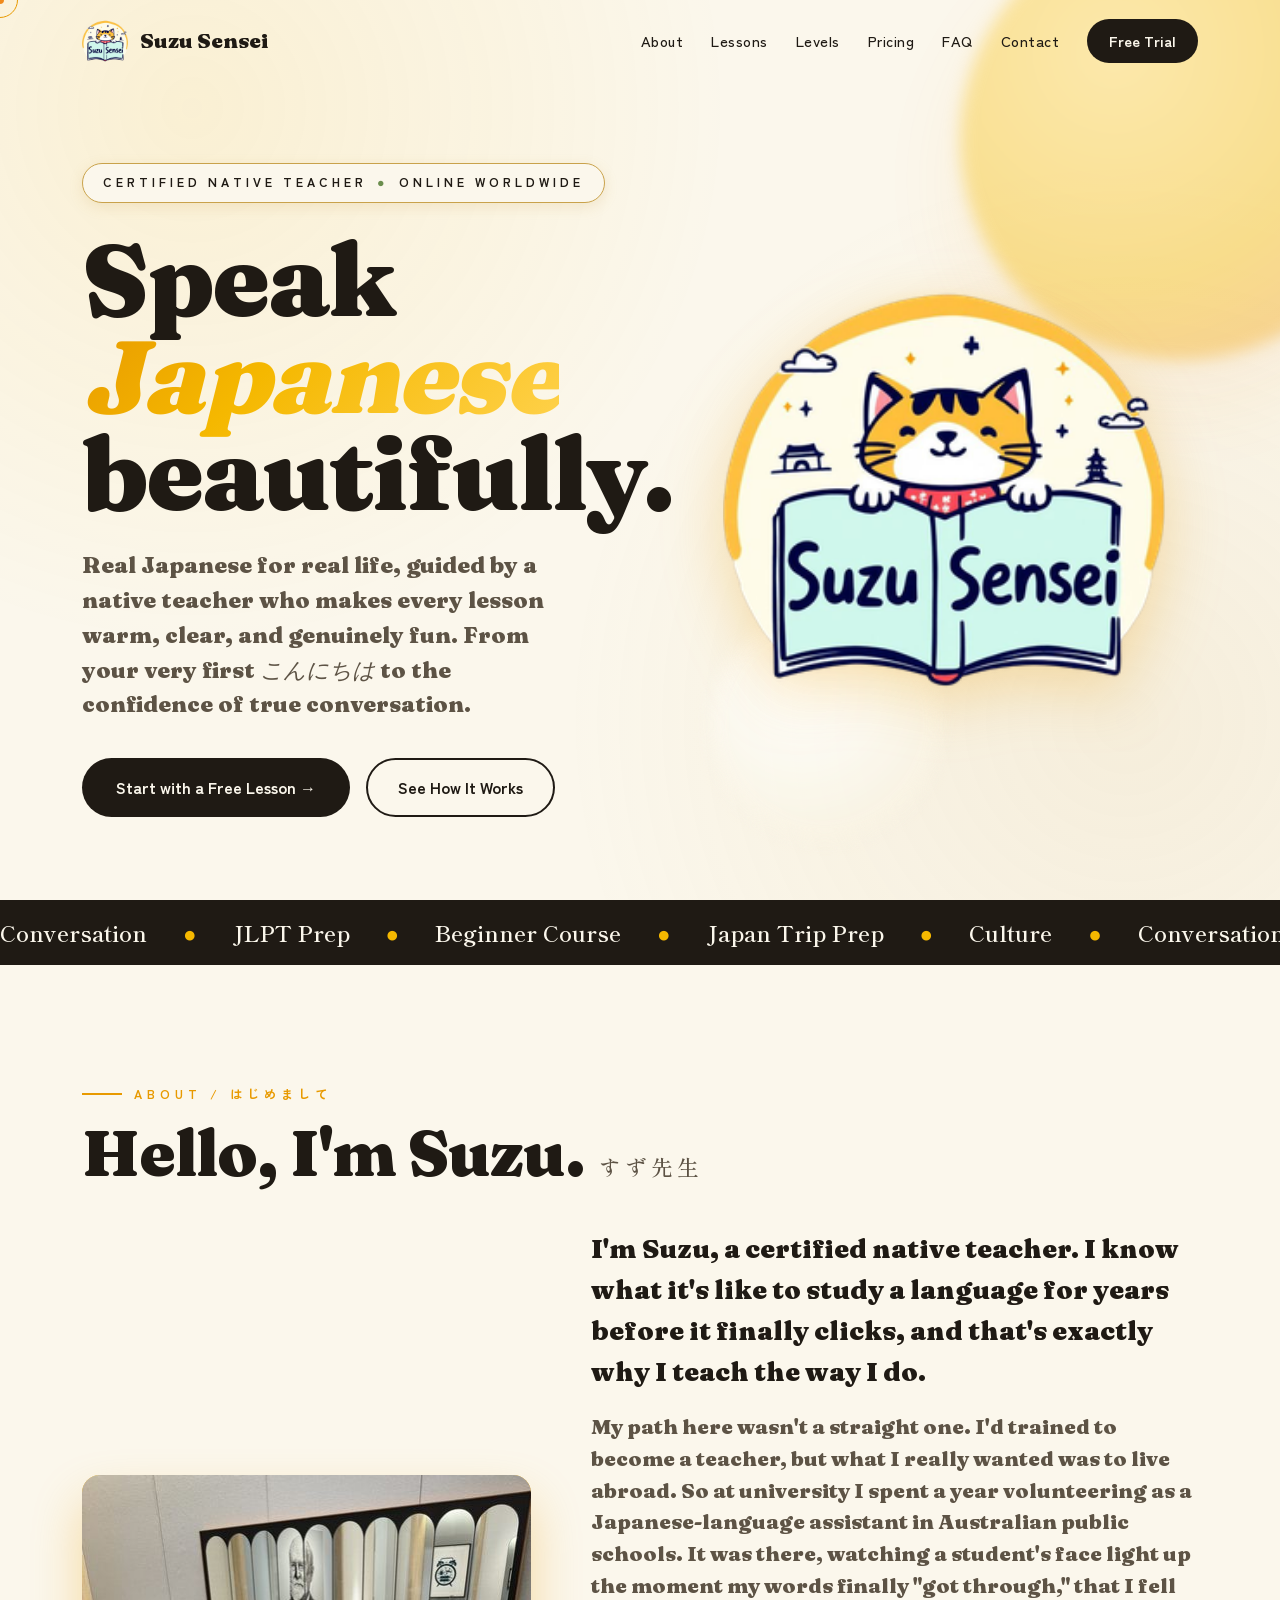
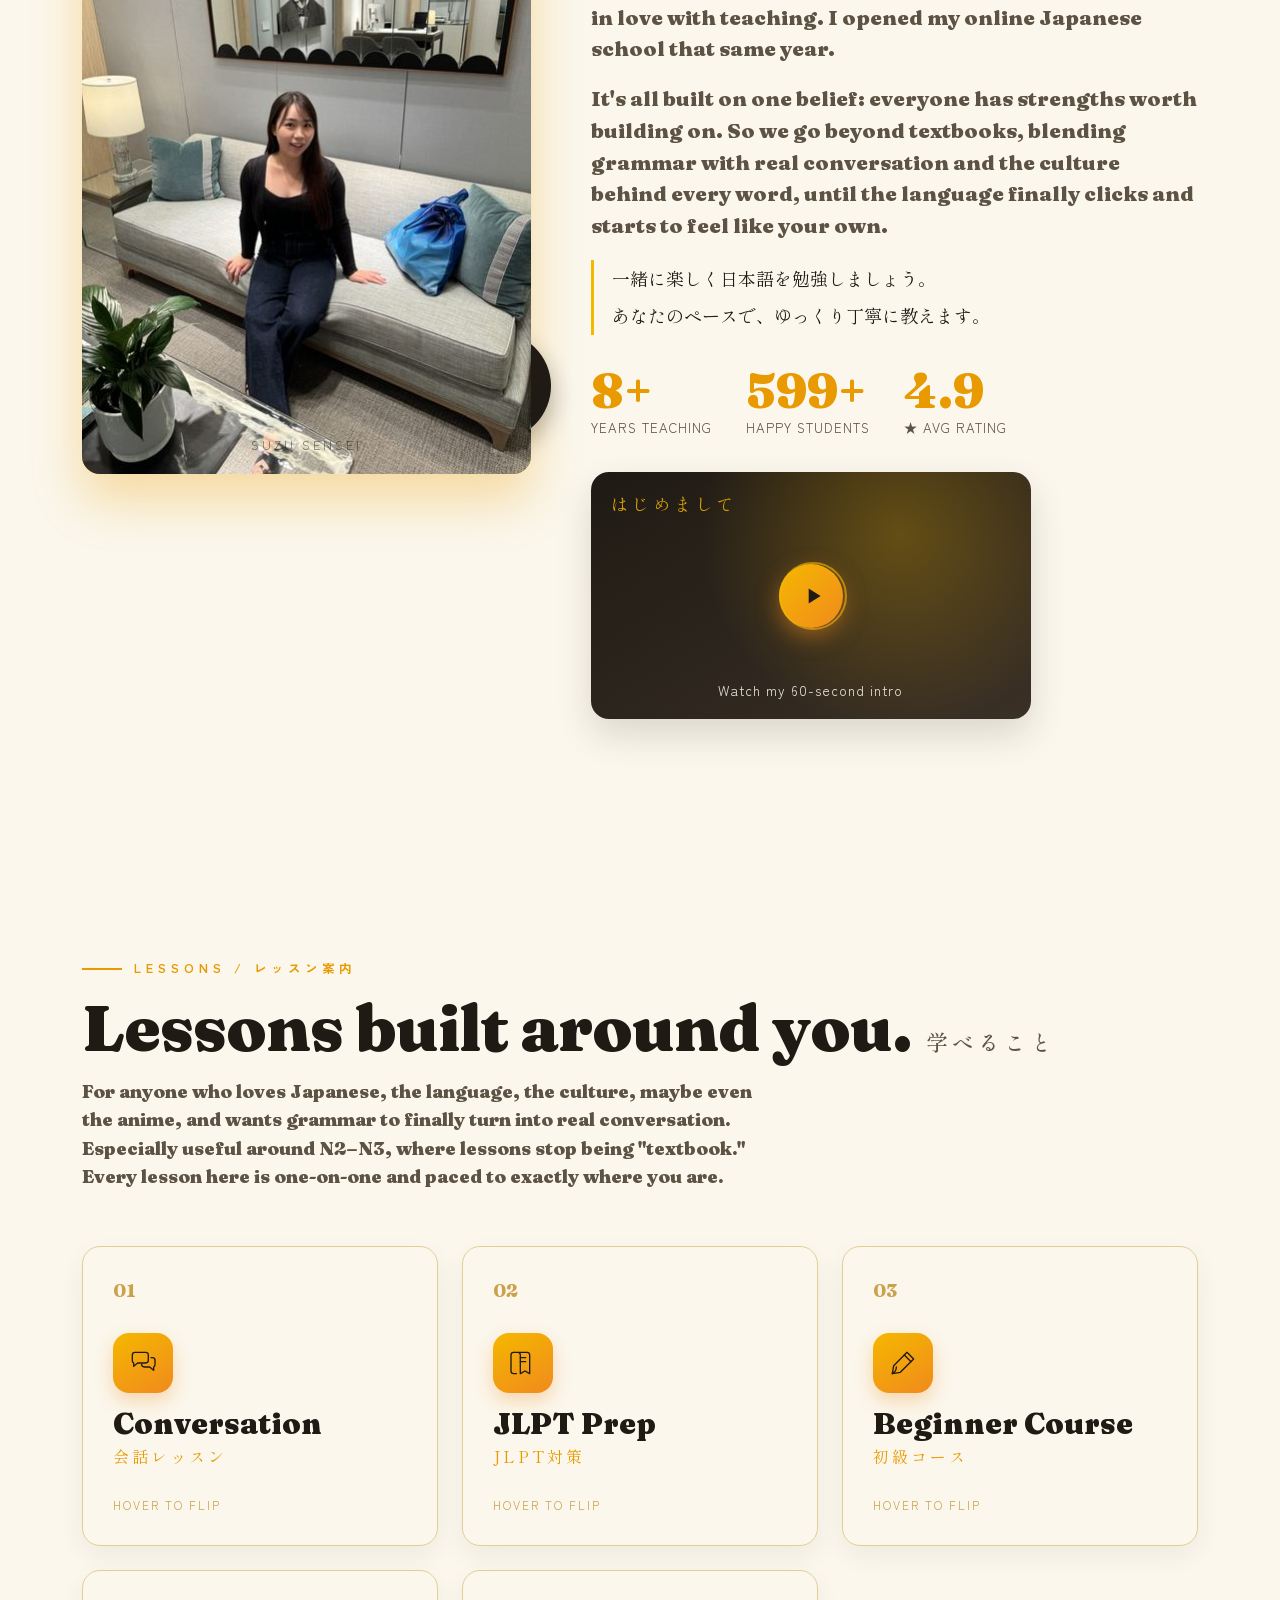
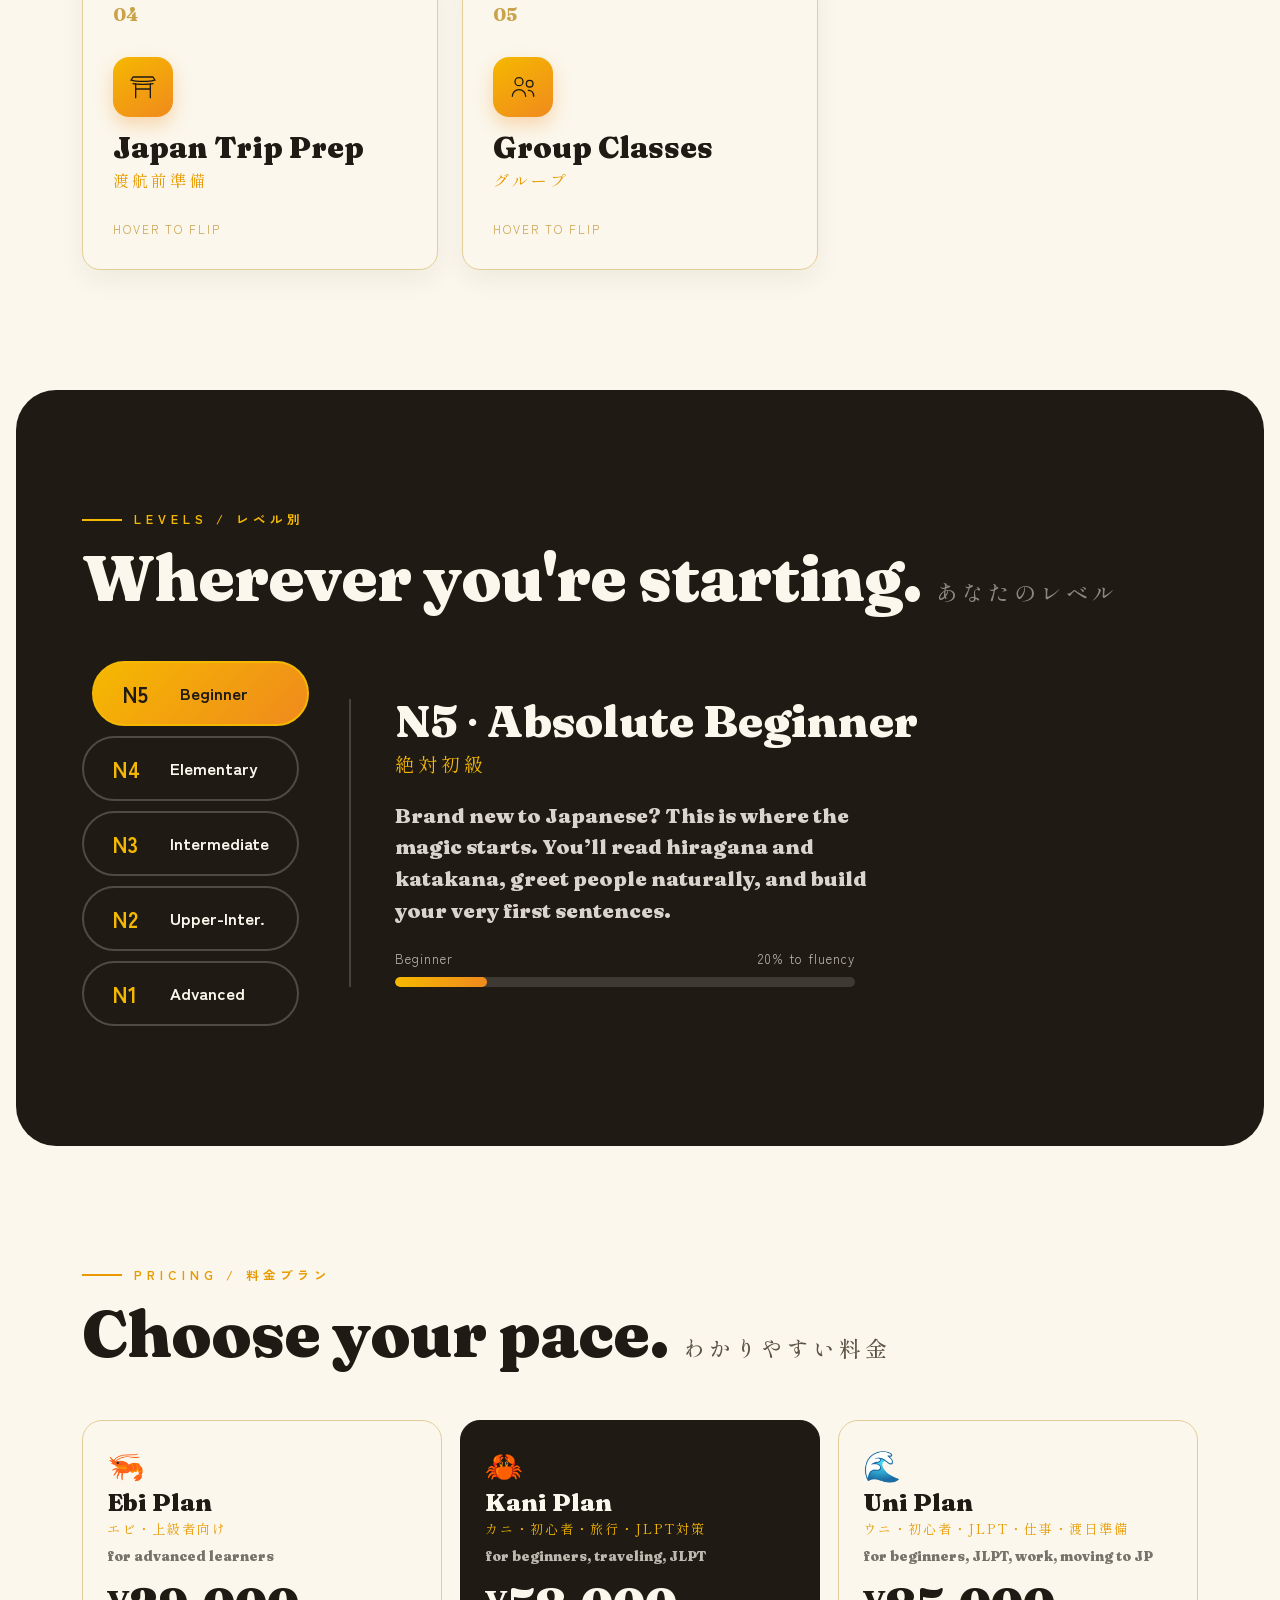
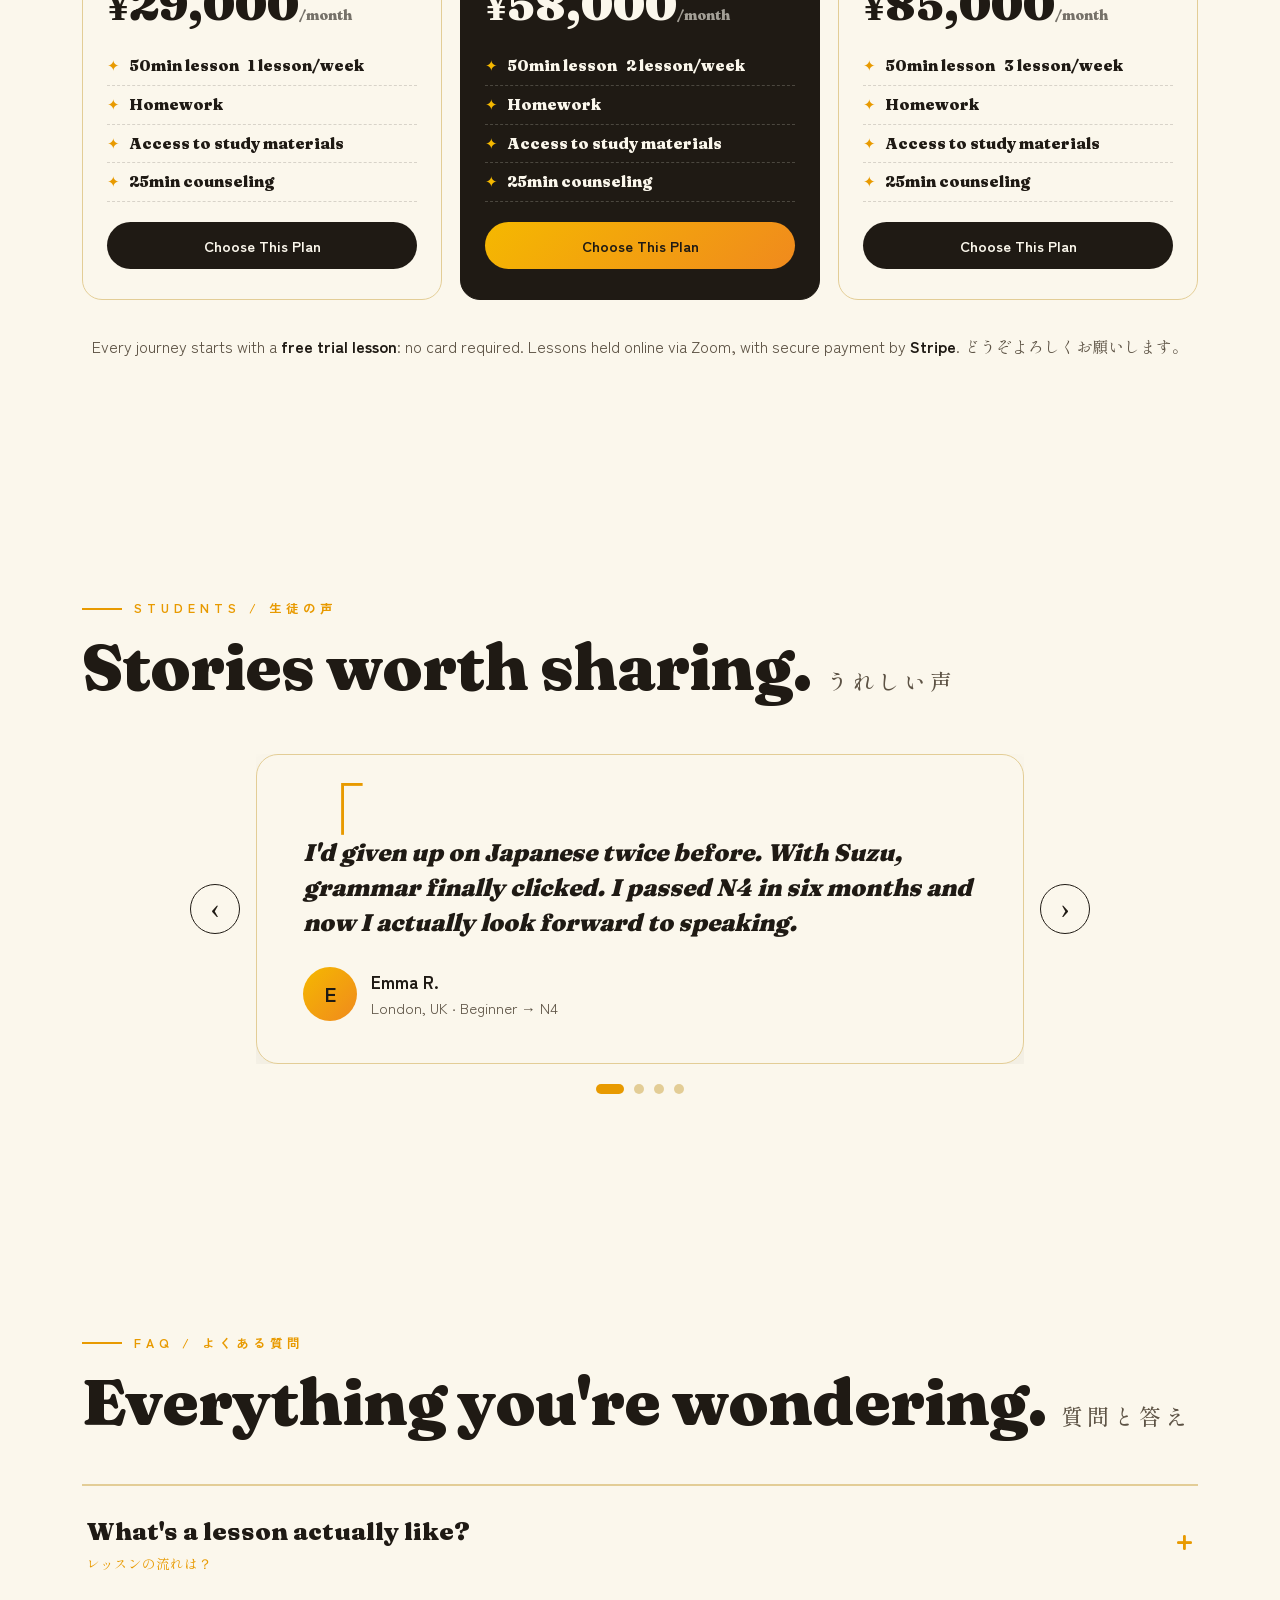
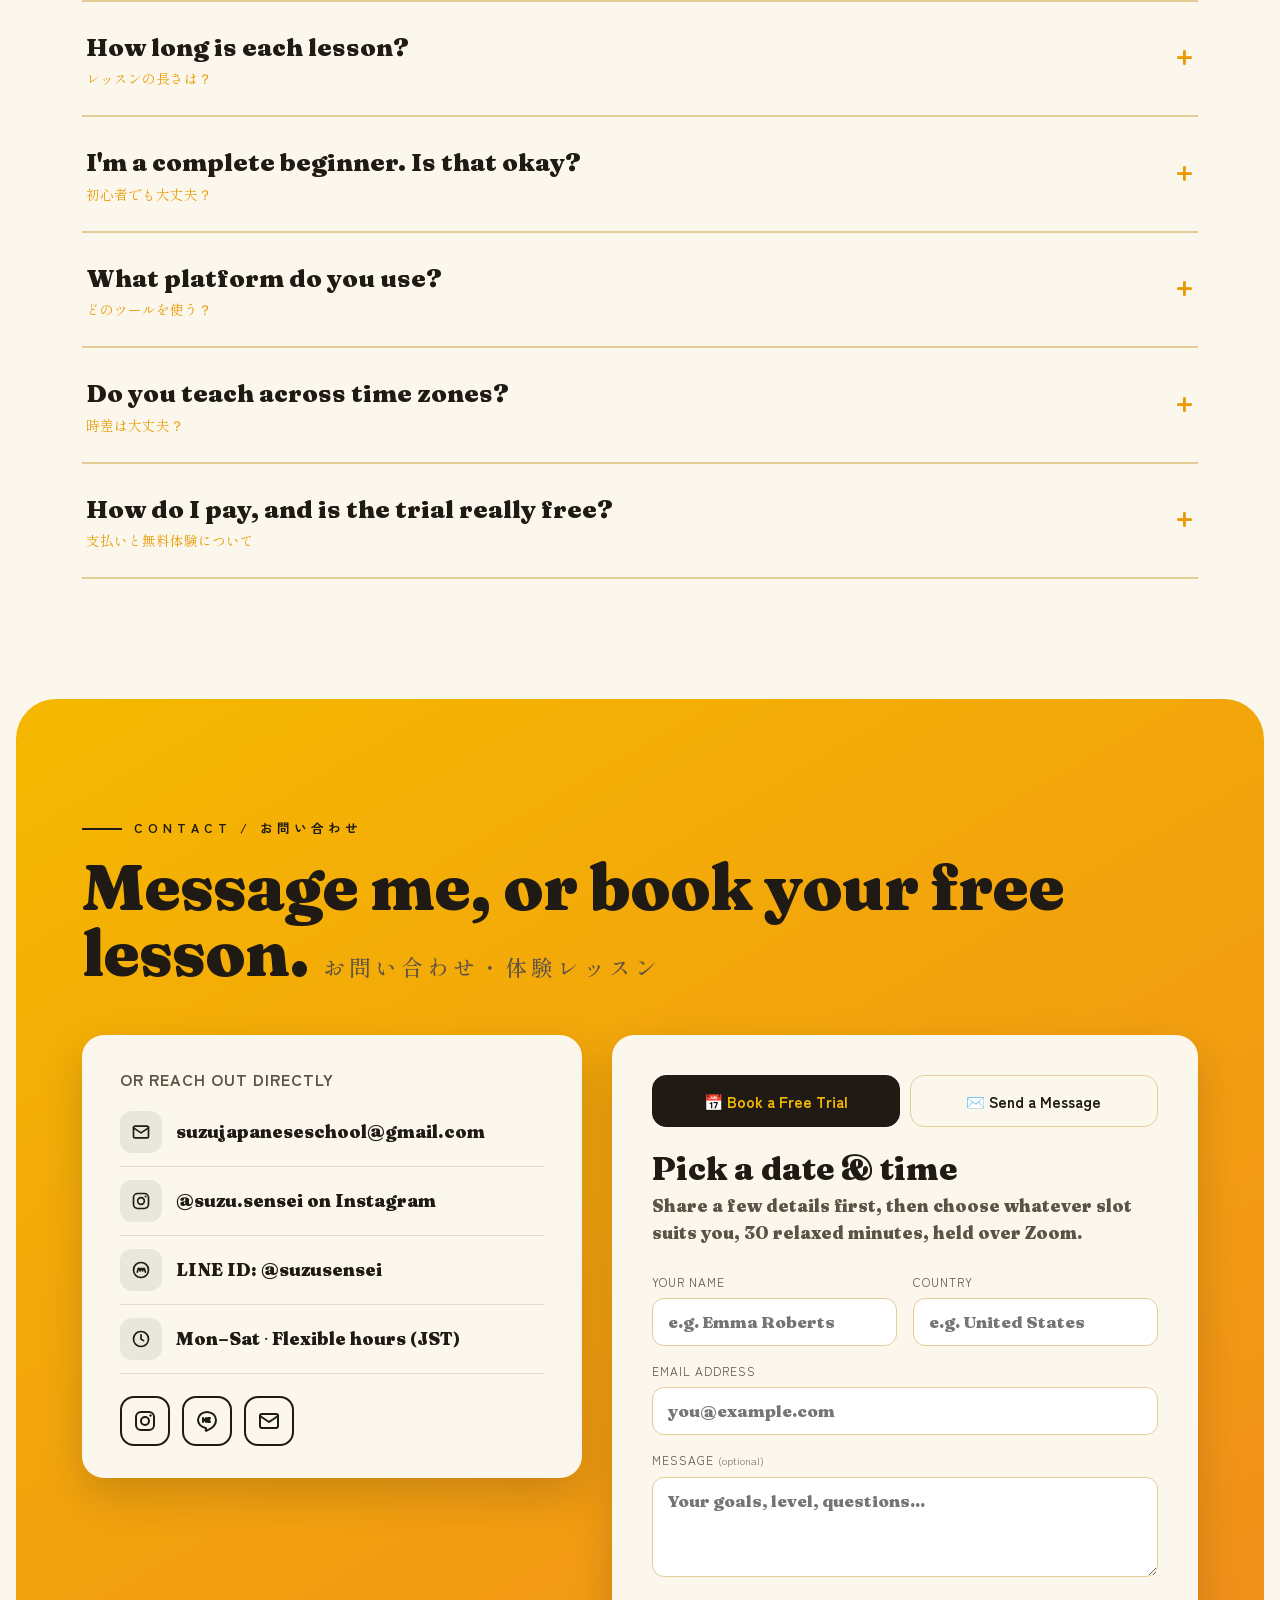
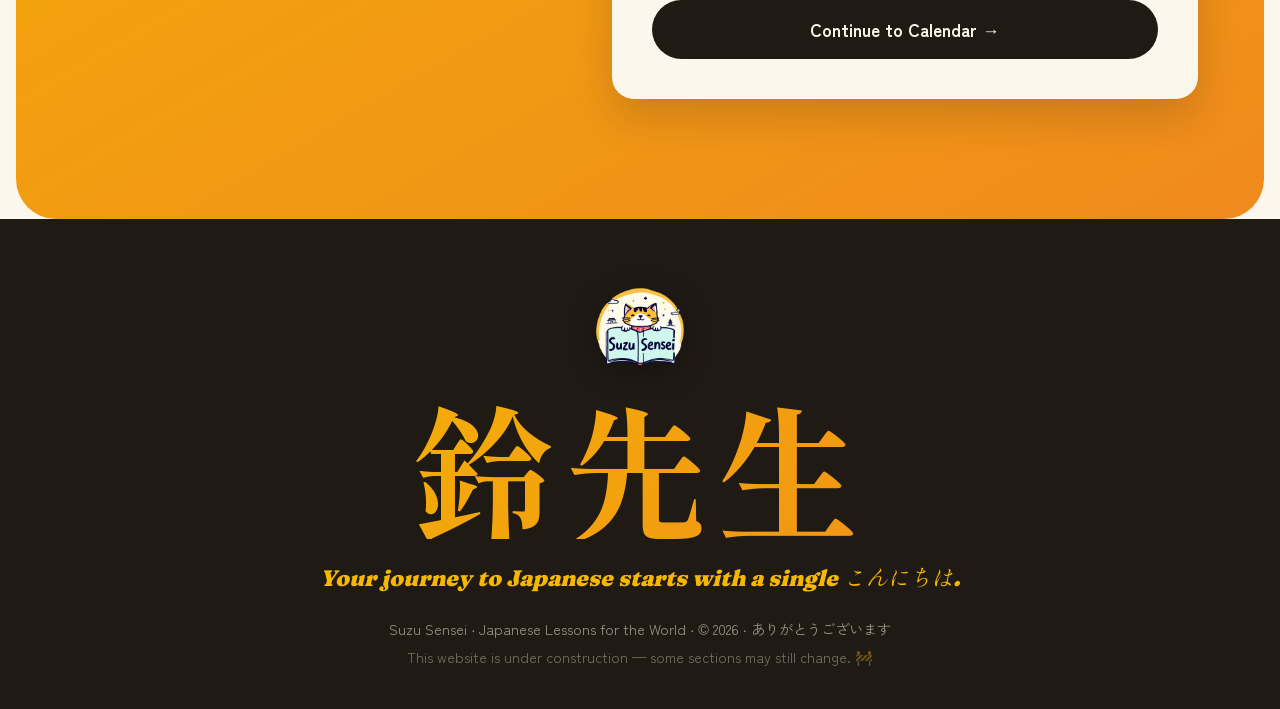
<file: index.html>
<!DOCTYPE html>
<html lang="en">
<head>
<meta charset="UTF-8">
<meta name="viewport" content="width=device-width, initial-scale=1.0">
<title>Suzu Sensei: Japanese, the way it's meant to be learned</title>
<meta name="description" content="Learn Japanese online with Suzu Sensei, a certified native teacher trusted worldwide, including Saudi Arabia and the Gulf. Free trial, JLPT prep N5-N1.">
<meta name="keywords" content="learn Japanese online, online Japanese lessons, Japanese teacher online, JLPT prep, native Japanese tutor, Japanese lessons for Saudi Arabia, Japanese lessons Gulf, Japanese classes UAE, Japanese for foreigners, Japan travel Japanese">
<meta name="robots" content="index, follow">
<link rel="canonical" href="https://suzujapaneseschool.pages.dev/">
<meta property="og:type" content="website">
<meta property="og:site_name" content="Suzu Sensei">
<meta property="og:locale" content="en_US">
<meta property="og:title" content="Suzu Sensei: Japanese, the way it's meant to be learned">
<meta property="og:description" content="Friendly, structured Japanese lessons for foreigners, live over Zoom. Free trial lesson, no card required.">
<meta property="og:url" content="https://suzujapaneseschool.pages.dev/">
<meta property="og:image" content="https://suzujapaneseschool.pages.dev/preview.jpg">
<meta property="og:image:width" content="1200">
<meta property="og:image:height" content="630">
<meta name="twitter:card" content="summary_large_image">
<meta name="twitter:title" content="Suzu Sensei: Japanese, the way it's meant to be learned">
<meta name="twitter:description" content="Friendly, structured Japanese lessons for foreigners, live over Zoom. Free trial lesson, no card required.">
<meta name="twitter:image" content="https://suzujapaneseschool.pages.dev/preview.jpg">
<link rel="icon" type="image/png" sizes="96x96" href="/favicon.png">
<link rel="preload" href="/fonts/fraunces-900.woff2" as="font" type="font/woff2" crossorigin>
<link rel="stylesheet" href="/fonts.css">
<script type="application/ld+json">
{
  "@context":"https://schema.org",
  "@graph":[
    {
      "@type":"EducationalOrganization",
      "@id":"https://suzujapaneseschool.pages.dev/#org",
      "name":"Suzu Sensei",
      "description":"Online Japanese language lessons for foreigners by a certified native teacher.",
      "url":"https://suzujapaneseschool.pages.dev/",
      "email":"mailto:suzujapaneseschool@gmail.com",
      "image":"https://suzujapaneseschool.pages.dev/suzu-portrait.jpg",
      "logo":"https://suzujapaneseschool.pages.dev/logo-512.png",
      "areaServed":[
        {"@type":"Place","name":"Worldwide"},
        {"@type":"Country","name":"Saudi Arabia"},
        {"@type":"Country","name":"United Arab Emirates"},
        {"@type":"Country","name":"Kuwait"},
        {"@type":"Country","name":"Qatar"},
        {"@type":"Country","name":"Bahrain"},
        {"@type":"Country","name":"Oman"}
      ],
      "sameAs":["https://instagram.com/suzu.sensei","https://line.me/ti/p/~@suzusensei"],
      "employee":{"@id":"https://suzujapaneseschool.pages.dev/#suzu"}
    },
    {
      "@type":"Person",
      "@id":"https://suzujapaneseschool.pages.dev/#suzu",
      "name":"Suzu Sensei",
      "jobTitle":"Certified Native Japanese Language Teacher",
      "description":"Certified native Japanese teacher with 8+ years of experience teaching conversation, JLPT prep, and beginner Japanese to students worldwide.",
      "image":"https://suzujapaneseschool.pages.dev/suzu-portrait.jpg",
      "worksFor":{"@id":"https://suzujapaneseschool.pages.dev/#org"},
      "sameAs":["https://instagram.com/suzu.sensei","https://line.me/ti/p/~@suzusensei"]
    },
    {
      "@type":"FAQPage",
      "mainEntity":[
        {"@type":"Question","name":"What's a lesson actually like?","acceptedAnswer":{"@type":"Answer","text":"Relaxed, friendly and focused on you. We mix conversation, clear explanations and gentle practice, then I send personalized notes and homework so every session moves you forward."}},
        {"@type":"Question","name":"How long is each lesson?","acceptedAnswer":{"@type":"Answer","text":"Each private lesson is 50 minutes, the sweet spot for staying focused and absorbing a lot. Prefer to go deeper? 80-minute sessions are available on request."}},
        {"@type":"Question","name":"I'm a complete beginner. Is that okay?","acceptedAnswer":{"@type":"Answer","text":"More than okay. It's my favorite place to start. Most of my students began at zero, with no hiragana and no experience. We take it step by step, and you'll surprise yourself."}},
        {"@type":"Question","name":"What platform do you use?","acceptedAnswer":{"@type":"Answer","text":"We meet online via Zoom. I share materials right on screen, and you'll get a recap with notes after every lesson."}},
        {"@type":"Question","name":"Do you teach across time zones?","acceptedAnswer":{"@type":"Answer","text":"Absolutely. I teach students all over the world with flexible slots throughout the day (Japan time), so we'll easily find a time that works for you."}},
        {"@type":"Question","name":"How do I pay, and is the trial really free?","acceptedAnswer":{"@type":"Answer","text":"Yes, your first trial lesson is genuinely free, with no card needed. After that, lessons and packs are paid securely in advance via Stripe (JPY). Simple and stress-free."}}
      ]
    },
    {
      "@type":"Course",
      "name":"Ebi Plan — Japanese Lessons for Advanced Learners",
      "description":"1 private 50-minute Japanese lesson per week for advanced learners, with homework, study materials and 25-minute counseling.",
      "provider":{"@id":"https://suzujapaneseschool.pages.dev/#org"},
      "inLanguage":"en",
      "offers":{"@type":"Offer","category":"Subscription","price":"29000","priceCurrency":"JPY","url":"https://suzujapaneseschool.pages.dev/#pricing"}
    },
    {
      "@type":"Course",
      "name":"Kani Plan — Japanese Lessons for Beginners, Travel & JLPT",
      "description":"2 private 50-minute Japanese lessons per week for beginners, travelers and JLPT candidates, with homework, study materials and 25-minute counseling.",
      "provider":{"@id":"https://suzujapaneseschool.pages.dev/#org"},
      "inLanguage":"en",
      "offers":{"@type":"Offer","category":"Subscription","price":"58000","priceCurrency":"JPY","url":"https://suzujapaneseschool.pages.dev/#pricing"}
    },
    {
      "@type":"Course",
      "name":"Uni Plan — Japanese Lessons for JLPT, Work & Relocation",
      "description":"3 private 50-minute Japanese lessons per week for beginners preparing for JLPT, work, or moving to Japan, with homework, study materials and 25-minute counseling.",
      "provider":{"@id":"https://suzujapaneseschool.pages.dev/#org"},
      "inLanguage":"en",
      "offers":{"@type":"Offer","category":"Subscription","price":"85000","priceCurrency":"JPY","url":"https://suzujapaneseschool.pages.dev/#pricing"}
    }
  ]
}
</script>
<style>
:root{
  --cream:#fbf7ec;
  --cream-2:#f4ecd9;
  --mango:#f5b800;
  --mango-deep:#e89a00;
  --amber:#f08a1d;
  --gold:#c9a24b;
  --gold-soft:#e3cd96;
  --ink:#1f1a14;
  --ink-2:#5d5345;
  --herb:#6b8e4e;
  --white-choc:#f7efd9;
}
*{margin:0;padding:0;box-sizing:border-box;}
html{scroll-behavior:smooth;overflow-x:hidden;max-width:100%;}
body{
  background:var(--cream);color:var(--ink);
  font-family:'Fraunces',serif;line-height:1.55;overflow-x:hidden;cursor:none;
}
.jp{font-family:'Shippori Mincho',serif;}
.kaku{font-family:'Zen Kaku Gothic New',sans-serif;}
.vert{writing-mode:vertical-rl;text-orientation:upright;}
::selection{background:var(--mango);color:var(--ink);}
a{color:inherit;}
.wrap{max-width:1180px;margin:0 auto;padding:0 32px;}

/* soft gradient atmosphere */
body::before{
  content:"";position:fixed;inset:0;z-index:0;pointer-events:none;
  background:
    radial-gradient(circle at 15% 12%, rgba(245,184,0,.10), transparent 40%),
    radial-gradient(circle at 88% 80%, rgba(201,162,75,.10), transparent 42%);
}

/* CUSTOM CURSOR */
.cursor,.cursor-ring{position:fixed;top:0;left:0;z-index:10000;pointer-events:none;border-radius:50%;}
.cursor{width:8px;height:8px;background:var(--amber);transform:translate(-50%,-50%);}
.cursor-ring{width:36px;height:36px;border:1.5px solid var(--mango-deep);transform:translate(-50%,-50%);transition:width .25s,height .25s,background .25s;}
.cursor-ring.hover{width:58px;height:58px;background:rgba(245,184,0,.16);}
@media(hover:none){body{cursor:auto;} .cursor,.cursor-ring{display:none;}}

#progress{position:fixed;top:0;left:0;height:4px;background:linear-gradient(90deg,var(--mango),var(--amber));z-index:9999;width:0;}

/* NAV */
nav{position:fixed;top:0;left:0;right:0;z-index:9000;transition:background .4s,box-shadow .4s,backdrop-filter .4s;}
nav.solid{background:rgba(251,247,236,.85);backdrop-filter:blur(12px);box-shadow:0 2px 20px rgba(31,26,20,.06);}
.nav-inner{display:flex;justify-content:space-between;align-items:center;padding:18px 32px;max-width:1180px;margin:0 auto;}
.logo{display:flex;align-items:center;gap:12px;font-weight:700;font-size:1.3rem;text-decoration:none;}
.logo .nav-logo{width:46px;height:46px;display:inline-block;transition:transform .4s;}
.logo:hover .nav-logo{transform:rotate(-6deg) scale(1.08);}
.nav-right{display:flex;gap:28px;align-items:center;}
.nav-links{display:flex;gap:28px;align-items:center;}
.nav-links-kicker{display:none;}
.nav-links a{text-decoration:none;font-family:'Zen Kaku Gothic New',sans-serif;font-weight:500;font-size:.92rem;letter-spacing:.5px;position:relative;padding:4px 0;}
.nav-links a::after{content:"";position:absolute;left:0;bottom:0;width:0;height:2px;background:var(--mango-deep);transition:width .3s;}
.nav-links a:hover::after{width:100%;}
.nav-cta{background:var(--ink);color:var(--cream)!important;padding:11px 22px!important;border-radius:40px;font-weight:700!important;transition:background .3s,transform .3s;text-decoration:none;font-family:'Zen Kaku Gothic New',sans-serif;font-size:.92rem;}
.nav-cta:hover{background:var(--amber);color:var(--ink)!important;transform:translateY(-2px);}
.nav-burger{display:none;flex-direction:column;justify-content:center;align-items:center;gap:5px;width:40px;height:40px;background:transparent;border:none;cursor:pointer;padding:0;flex-shrink:0;}
.nav-burger span{display:block;width:22px;height:2.5px;background:var(--ink);border-radius:2px;transition:transform .3s ease,opacity .2s ease;}
.nav-burger[aria-expanded="true"] span:nth-child(1){transform:translateY(7.5px) rotate(45deg);}
.nav-burger[aria-expanded="true"] span:nth-child(2){opacity:0;}
.nav-burger[aria-expanded="true"] span:nth-child(3){transform:translateY(-7.5px) rotate(-45deg);}
.nav-backdrop{position:fixed;inset:0;background:rgba(31,26,20,.45);opacity:0;visibility:hidden;transition:opacity .35s ease;z-index:-1;}
.nav-backdrop.open{opacity:1;visibility:visible;}

/* HERO */
.hero{min-height:100vh;display:flex;align-items:center;position:relative;overflow:hidden;padding-top:80px;}
.hero-blob{position:absolute;border-radius:50%;filter:blur(8px);z-index:0;}
.blob1{width:440px;height:440px;background:radial-gradient(circle at 35% 30%, #ffd34d, var(--mango) 55%, var(--amber) 100%);top:-80px;right:-120px;opacity:.4;box-shadow:0 40px 90px rgba(240,138,29,.2);animation:float1 9s ease-in-out infinite;}
.blob2{width:230px;height:230px;background:radial-gradient(circle at 40% 35%, #fff, var(--white-choc));bottom:60px;right:340px;opacity:.85;animation:float2 7s ease-in-out infinite;}
.blob3{width:120px;height:120px;background:radial-gradient(circle,#7ea35c,var(--herb));top:42%;right:160px;opacity:.5;animation:float1 8s ease-in-out infinite reverse;}
@keyframes float1{0%,100%{transform:translateY(0) rotate(0);}50%{transform:translateY(-26px) rotate(6deg);}}
@keyframes float2{0%,100%{transform:translateY(0);}50%{transform:translateY(22px);}}
.hero-grid{position:relative;z-index:2;display:grid;grid-template-columns:1.05fr .95fr;gap:40px;width:100%;align-items:center;}
.tagline{display:inline-flex;align-items:center;gap:10px;font-family:'Zen Kaku Gothic New',sans-serif;font-weight:700;font-size:.78rem;letter-spacing:4px;text-transform:uppercase;color:var(--ink);background:var(--cream);border:1.5px solid var(--gold);border-radius:40px;padding:9px 20px;margin-bottom:28px;box-shadow:0 4px 14px rgba(201,162,75,.18);}
.tagline .d{color:var(--herb);}
.hero h1{font-size:clamp(3.2rem,8vw,7rem);line-height:.95;font-weight:900;letter-spacing:-2px;margin-bottom:8px;}
.hero h1 .glaze{background:linear-gradient(135deg,var(--mango-deep),var(--mango) 40%,#ffd24d);-webkit-background-clip:text;background-clip:text;color:transparent;font-style:italic;}
.hero .sub{font-size:1.4rem;max-width:500px;color:var(--ink-2);margin:26px 0 36px;}
.hero-cta{display:flex;gap:16px;flex-wrap:wrap;align-items:center;}
.btn{font-family:'Zen Kaku Gothic New',sans-serif;font-weight:700;font-size:1rem;text-decoration:none;border:none;cursor:none;display:inline-flex;align-items:center;gap:10px;transition:all .3s;}
.btn-fill{background:var(--ink);color:var(--cream);padding:17px 34px;border-radius:50px;}
.btn-fill:hover{background:linear-gradient(135deg,var(--mango-deep),var(--amber));color:var(--ink);transform:translateY(-3px);box-shadow:0 12px 28px rgba(240,138,29,.4);}
.btn:disabled{opacity:.6;cursor:wait;transform:none!important;box-shadow:none!important;}
.btn-line{padding:15px 30px;border:2px solid var(--ink);border-radius:50px;}
.btn-line:hover{background:var(--ink);color:var(--cream);}
.rating-mini{display:flex;align-items:center;gap:8px;font-family:'Zen Kaku Gothic New',sans-serif;font-size:.9rem;margin-top:26px;color:var(--ink-2);}
.rating-mini .st{color:var(--mango-deep);letter-spacing:2px;font-size:1.1rem;}
.rating-mini b{color:var(--ink);}

/* hero cake plate visual */
.hero-logo-wrap{position:relative;width:100%;max-width:460px;aspect-ratio:1;margin-left:auto;display:grid;place-items:center;}
.hero-logo-wrap::before{content:"";position:absolute;width:82%;height:82%;border-radius:50%;background:radial-gradient(circle at 40% 35%, rgba(255,216,96,.55), rgba(245,184,0,.18) 60%, transparent 72%);filter:blur(8px);animation:haloPulse 6s ease-in-out infinite;}
.hero-logo{position:relative;width:96%;height:96%;z-index:1;animation:logoFloat 6s ease-in-out infinite;filter:drop-shadow(0 18px 30px rgba(232,154,0,.28));}
.hero-logo{background-image:url('[data-uri]');}
@keyframes logoFloat{0%,100%{transform:translateY(0) rotate(0);}50%{transform:translateY(-16px) rotate(1.5deg);}}
@keyframes haloPulse{0%,100%{transform:scale(1);opacity:.9;}50%{transform:scale(1.06);opacity:1;}}
@keyframes wobble{0%,100%{transform:rotate(-6deg);}50%{transform:rotate(6deg);}}

/* MARQUEE */
.marquee{border-top:2px solid var(--ink);border-bottom:2px solid var(--ink);background:var(--ink);color:var(--cream);overflow:hidden;padding:13px 0;}
.marquee-track{display:flex;gap:36px;white-space:nowrap;width:max-content;animation:scroll 26s linear infinite;}
.marquee:hover .marquee-track{animation-play-state:paused;}
.marquee span{font-family:'Shippori Mincho',serif;font-size:1.4rem;font-weight:600;display:flex;align-items:center;gap:36px;}
.marquee .dot{color:var(--mango);}
@keyframes scroll{to{transform:translateX(-50%);}}

/* SECTIONS */
section{padding:120px 0;position:relative;z-index:1;}
.kicker{font-family:'Zen Kaku Gothic New',sans-serif;font-weight:700;font-size:.78rem;letter-spacing:5px;text-transform:uppercase;color:var(--mango-deep);display:flex;align-items:center;gap:12px;margin-bottom:16px;}
.kicker::before{content:"";width:40px;height:2px;background:var(--mango-deep);}
.sec-title{font-size:clamp(2.6rem,5vw,4.4rem);font-weight:700;line-height:1.02;letter-spacing:-1px;margin-bottom:8px;}
.sec-title .jp-small{font-family:'Shippori Mincho',serif;font-size:.34em;color:var(--ink-2);font-weight:500;letter-spacing:4px;margin-left:14px;}
.sec-intro{font-size:1.15rem;color:var(--ink-2);max-width:680px;margin-top:18px;}

/* ABOUT */
.about-flex{display:grid;grid-template-columns:.85fr 1.15fr;gap:60px;align-items:center;margin-top:44px;}
.portrait-frame{position:relative;aspect-ratio:3/4;}
.portrait-frame .box{position:absolute;inset:0;border-radius:18px;background:radial-gradient(circle at 40% 30%, #ffd860, var(--mango) 55%, var(--mango-deep));display:grid;place-items:center;overflow:hidden;box-shadow:0 26px 50px rgba(232,154,0,.32),inset 0 -14px 30px rgba(232,154,0,.45),inset 0 10px 20px rgba(255,255,255,.4);}
.portrait-frame .box .portrait-img{position:absolute;inset:0;width:100%;height:100%;object-fit:cover;z-index:2;}
.portrait-frame .box .big-jp{font-family:'Shippori Mincho',serif;font-size:12rem;color:rgba(31,26,20,.85);display:grid;place-items:center;}
.portrait-frame .box .photo-hint{position:absolute;bottom:18px;left:0;right:0;text-align:center;font-size:.78rem;letter-spacing:3px;text-transform:uppercase;color:rgba(31,26,20,.55);z-index:3;}
.portrait-frame .box::after{content:"";position:absolute;top:12%;left:16%;width:40%;height:30%;border-radius:50%;background:rgba(255,255,255,.45);filter:blur(10px);}
.portrait-frame .stamp{position:absolute;right:-20px;bottom:34px;width:108px;height:108px;border-radius:50%;background:var(--ink);color:var(--mango);display:grid;place-items:center;text-align:center;font-family:'Zen Kaku Gothic New',sans-serif;font-weight:900;font-size:.82rem;line-height:1.25;transform:rotate(-12deg);box-shadow:0 10px 22px rgba(31,26,20,.3);animation:wobble 5s ease-in-out infinite;}
.about-body .lead{font-size:1.65rem;color:var(--ink);font-weight:500;margin-bottom:18px;}
.about-body p{font-size:1.28rem;margin-bottom:18px;color:var(--ink-2);}
.about-body .jp-line{font-family:'Shippori Mincho',serif;color:var(--ink);font-size:1.12rem;line-height:2.1;border-left:3px solid var(--mango);padding-left:18px;}
.counters{display:flex;gap:34px;margin-top:32px;flex-wrap:wrap;}
.counter b{font-size:3rem;font-weight:900;color:var(--mango-deep);display:block;line-height:1;}
.counter span{font-family:'Zen Kaku Gothic New',sans-serif;font-size:.82rem;letter-spacing:1px;color:var(--ink-2);}
.intro-video{margin-top:32px;border-radius:18px;overflow:hidden;cursor:none;position:relative;aspect-ratio:16/9;max-width:440px;box-shadow:0 16px 36px rgba(31,26,20,.14);}
.iv-poster{position:absolute;inset:0;background:linear-gradient(150deg,var(--ink) 0%,#3a3026 100%);display:flex;flex-direction:column;align-items:center;justify-content:center;gap:16px;transition:transform .4s;}
.intro-video:hover .iv-poster{transform:scale(1.03);}
.iv-poster::before{content:"";position:absolute;inset:0;background:radial-gradient(circle at 70% 25%, rgba(245,184,0,.28), transparent 55%);}
.iv-jp{position:absolute;top:18px;left:20px;font-family:'Shippori Mincho',serif;color:rgba(245,184,0,.85);font-size:1.1rem;letter-spacing:3px;}
.iv-play{width:64px;height:64px;border-radius:50%;border:none;background:linear-gradient(135deg,var(--mango),var(--amber));color:var(--ink);display:grid;place-items:center;cursor:none;box-shadow:0 8px 22px rgba(240,138,29,.5);transition:transform .3s;z-index:1;padding-left:4px;}
.intro-video:hover .iv-play{transform:scale(1.1);}
.iv-play::after{content:"";position:absolute;width:64px;height:64px;border-radius:50%;border:2px solid rgba(245,184,0,.6);animation:pulse 2s ease-out infinite;}
@keyframes pulse{0%{transform:scale(1);opacity:.7;}100%{transform:scale(1.6);opacity:0;}}
.iv-label{position:absolute;bottom:18px;left:0;right:0;text-align:center;color:rgba(251,247,236,.9);font-size:.85rem;letter-spacing:1px;z-index:1;}
.intro-video iframe,.intro-video video{position:absolute;inset:0;width:100%;height:100%;border:none;}

/* SERVICES — flip cards */
.svc-grid{display:grid;grid-template-columns:repeat(3,1fr);gap:24px;margin-top:54px;}
.flip{perspective:1400px;height:300px;}
.flip-inner{position:relative;width:100%;height:100%;transition:transform .7s cubic-bezier(.4,.2,.2,1);transform-style:preserve-3d;}
.flip:hover .flip-inner{transform:rotateY(180deg);}
.flip-face{position:absolute;inset:0;backface-visibility:hidden;border-radius:18px;padding:30px;display:flex;flex-direction:column;}
.flip-front{background:var(--cream);border:1.5px solid var(--gold-soft);box-shadow:0 10px 26px rgba(31,26,20,.06);}
.flip-front .num{font-family:'Fraunces',serif;font-size:1.1rem;color:var(--gold);font-weight:600;}
.flip-front .ic{margin:auto 0 16px;width:60px;height:60px;border-radius:16px;background:linear-gradient(150deg,var(--mango),var(--amber));display:grid;place-items:center;color:var(--ink);box-shadow:0 8px 18px rgba(240,138,29,.3);}
.flip-front .ic svg{width:32px;height:32px;}
.flip-front h3{font-size:1.85rem;font-weight:700;line-height:1;}
.flip-front .jp-n{font-family:'Shippori Mincho',serif;color:var(--mango-deep);letter-spacing:3px;margin-top:6px;}
.flip-front .hint{margin-top:auto;font-family:'Zen Kaku Gothic New',sans-serif;font-size:.72rem;letter-spacing:2px;text-transform:uppercase;color:var(--gold);}
.flip-back{background:linear-gradient(150deg,var(--mango),var(--mango-deep));color:var(--ink);transform:rotateY(180deg);justify-content:center;box-shadow:0 14px 30px rgba(232,154,0,.32);}
.flip-back p{font-size:1.12rem;font-weight:500;}

/* JLPT INTERACTIVE */
.jlpt{background:var(--ink);color:var(--cream);border-radius:40px;margin:0 16px;}
.jlpt .kicker{color:var(--mango);} .jlpt .kicker::before{background:var(--mango);}
.jlpt .sec-title .jp-small{color:rgba(251,247,236,.5);}
.jlpt-tool{margin-top:50px;display:grid;grid-template-columns:auto 1fr;gap:50px;align-items:center;}
.level-pills{display:flex;flex-direction:column;gap:10px;}
.pill{font-family:'Zen Kaku Gothic New',sans-serif;font-weight:700;background:transparent;border:2px solid rgba(251,247,236,.22);color:var(--cream);padding:15px 28px;border-radius:50px;cursor:none;font-size:1.05rem;transition:all .3s;display:flex;align-items:center;gap:14px;text-align:left;}
.pill .lv{font-size:1.35rem;width:44px;color:var(--mango);}
.pill:hover{border-color:var(--cream);}
.pill.active{background:linear-gradient(135deg,var(--mango),var(--amber));border-color:var(--mango);color:var(--ink);transform:translateX(10px);}
.pill.active .lv{color:var(--ink);}
.level-detail{border-left:2px solid rgba(251,247,236,.18);padding-left:44px;min-height:230px;}
.level-detail h3{font-size:2.8rem;font-weight:700;line-height:1;margin-bottom:6px;}
.level-detail .jp-h{font-family:'Shippori Mincho',serif;color:var(--mango);letter-spacing:4px;font-size:1.2rem;margin-bottom:20px;}
.level-detail p{font-size:1.28rem;color:rgba(251,247,236,.85);margin-bottom:22px;max-width:520px;}
.level-detail .bar-wrap{max-width:460px;}
.level-detail .bar-label{display:flex;justify-content:space-between;font-family:'Zen Kaku Gothic New',sans-serif;font-size:.82rem;letter-spacing:1px;margin-bottom:8px;color:rgba(251,247,236,.7);}
.level-detail .bar{height:10px;background:rgba(251,247,236,.14);border-radius:10px;overflow:hidden;}
.level-detail .bar i{display:block;height:100%;background:linear-gradient(90deg,var(--mango),var(--amber));border-radius:10px;width:0;transition:width 1s cubic-bezier(.3,1,.3,1);}
.fade-swap{animation:fadeSwap .5s ease;}
@keyframes fadeSwap{from{opacity:0;transform:translateY(12px);}to{opacity:1;transform:none;}}

/* PRICING */
.price-grid{display:grid;grid-template-columns:repeat(3,1fr);gap:18px;margin-top:54px;}
.tier{border:1.5px solid var(--gold-soft);border-radius:20px;padding:30px 24px;display:flex;flex-direction:column;background:var(--cream);transition:transform .35s,box-shadow .35s;position:relative;}
.tier:hover{transform:translateY(-8px);box-shadow:0 20px 40px rgba(31,26,20,.12);}
.tier.hot{background:var(--ink);color:var(--cream);border-color:var(--ink);}
.tier.travel{border:2px solid var(--mango-deep);}
.flag{position:absolute;top:-13px;left:24px;font-family:'Zen Kaku Gothic New',sans-serif;font-weight:700;font-size:.68rem;letter-spacing:1.5px;text-transform:uppercase;padding:5px 14px;border-radius:30px;}
.flag.red{background:linear-gradient(135deg,var(--mango),var(--amber));color:var(--ink);} .flag.gold{background:var(--gold);color:var(--ink);}
.tier .ticon{font-size:1.9rem;line-height:1;margin-bottom:8px;display:block;}
.tier .tname{font-size:1.5rem;font-weight:700;line-height:1.05;}
.tier .tjp{font-family:'Shippori Mincho',serif;color:var(--mango-deep);font-size:.82rem;letter-spacing:2px;margin:4px 0 8px;}
.tier.hot .tjp{color:var(--mango);}
.tier .tsub{font-size:.85rem;color:rgba(31,26,20,.6);line-height:1.4;margin:0 0 16px;}
.tier.hot .tsub{color:rgba(251,247,236,.72);}
.tier .amt{font-size:2.8rem;font-weight:900;line-height:1;}
.tier .amt small{font-size:.85rem;font-weight:500;opacity:.6;}
.tier .alt-cur{font-size:.85rem;color:rgba(31,26,20,.55);margin-top:4px;}
.tier.hot .alt-cur{color:rgba(251,247,236,.65);}
.tier .save{font-family:'Zen Kaku Gothic New',sans-serif;font-size:.78rem;color:var(--mango-deep);margin-top:6px;min-height:16px;}
.tier.hot .save{color:var(--mango);}
.tier ul{list-style:none;margin:20px 0;flex-grow:1;}
.tier li{font-size:.96rem;padding:7px 0;border-bottom:1px dashed rgba(31,26,20,.16);display:flex;gap:9px;}
.tier.hot li{border-color:rgba(251,247,236,.2);}
.tier li::before{content:"✦";color:var(--mango-deep);}
.tier.hot li::before{color:var(--mango);}
.tier .btn{justify-content:center;font-size:.92rem;padding:13px;border-radius:40px;width:100%;margin-top:auto;}
.tier .pick{background:var(--ink);color:var(--cream);}
.tier.hot .pick{background:linear-gradient(135deg,var(--mango),var(--amber));color:var(--ink);}
.tier.travel .pick{background:linear-gradient(135deg,var(--mango),var(--amber));color:var(--ink);}
.tier:not(.hot):not(.travel) .pick:hover{background:var(--amber);color:var(--ink);}
.pp-btn{min-height:45px;}
.stripe-redirect{min-height:45px;display:flex;align-items:center;justify-content:center;gap:10px;font-family:'Zen Kaku Gothic New',sans-serif;font-size:.92rem;color:var(--ink-2);}
.stripe-redirect .spinner{width:16px;height:16px;border-radius:50%;border:2px solid rgba(31,26,20,.2);border-top-color:var(--ink);animation:spin .8s linear infinite;flex:none;}
@keyframes spin{to{transform:rotate(360deg);}}
.pay-note{text-align:center;margin-top:34px;font-family:'Zen Kaku Gothic New',sans-serif;font-size:1rem;color:var(--ink-2);}
.pay-note b{color:var(--ink);}

/* QUOTES — single auto-rotating carousel */
.q-stage{margin-top:54px;display:grid;grid-template-columns:auto 1fr auto;grid-template-rows:auto auto;gap:20px 16px;align-items:center;max-width:900px;margin-left:auto;margin-right:auto;}
.q-viewport{overflow:hidden;}
.q-single{display:grid;}
.q-slide{grid-area:1/1;opacity:0;transform:translateY(24px);transition:opacity .5s ease,transform .5s ease;pointer-events:none;
  border:1.5px solid var(--gold-soft);border-radius:22px;padding:42px 46px;background:var(--cream);box-shadow:0 16px 40px rgba(31,26,20,.07);}
.q-slide.active{opacity:1;transform:none;pointer-events:auto;}
.q-slide .mk{font-family:'Shippori Mincho',serif;font-size:4rem;color:var(--mango-deep);line-height:.4;}
.q-slide p{font-size:1.5rem;font-style:italic;line-height:1.45;margin:14px 0 26px;}
.q-slide .who{display:flex;align-items:center;gap:14px;font-family:'Zen Kaku Gothic New',sans-serif;}
.q-slide .av{width:54px;height:54px;border-radius:50%;background:linear-gradient(135deg,var(--mango),var(--amber));color:var(--ink);display:grid;place-items:center;font-weight:700;font-size:1.3rem;flex-shrink:0;}
.q-slide .who b{font-size:1.1rem;display:block;} .q-slide .who span{font-size:.92rem;color:var(--ink-2);}
.q-nav{width:50px;height:50px;border-radius:50%;border:1.5px solid var(--ink);background:transparent;color:var(--ink);font-size:1.8rem;line-height:1;cursor:none;display:grid;place-items:center;transition:all .3s;font-family:'Fraunces',serif;flex-shrink:0;}
.q-nav:hover{background:var(--ink);color:var(--mango);transform:scale(1.08);}
.q-dots{display:flex;gap:10px;justify-content:center;}
.q-dots button{width:10px;height:10px;border-radius:50%;border:none;background:var(--gold-soft);cursor:none;transition:all .3s;padding:0;}
.q-dots button.on{background:var(--mango-deep);width:28px;border-radius:6px;}
.q-controls{grid-column:2;grid-row:2;display:flex;align-items:center;justify-content:center;gap:18px;}
.q-nav.m-prev,.q-nav.m-next{display:none;}

/* FAQ */
.faq-wrap{margin-top:50px;border-top:2px solid var(--gold-soft);}
.faq{border-bottom:2px solid var(--gold-soft);}
.faq summary{list-style:none;cursor:none;padding:26px 4px;display:flex;justify-content:space-between;align-items:center;gap:20px;font-size:1.55rem;font-weight:600;transition:color .25s;}
.faq summary::-webkit-details-marker{display:none;}
.faq summary .qjp{font-family:'Shippori Mincho',serif;font-size:.85rem;color:var(--mango-deep);display:block;font-weight:400;margin-top:2px;}
.faq summary:hover{color:var(--mango-deep);}
.faq .pm{flex-shrink:0;font-size:2rem;transition:transform .35s;line-height:1;color:var(--mango-deep);}
.faq[open] .pm{transform:rotate(135deg);}
.faq .a{padding:0 4px 26px;font-size:1.18rem;color:var(--ink-2);max-width:760px;}

/* CONTACT */
.contact{background:linear-gradient(150deg,var(--mango) 0%,var(--amber) 100%);color:var(--ink);border-radius:40px;margin:0 16px;}
.contact .kicker{color:var(--ink);} .contact .kicker::before{background:var(--ink);}
.contact-layout{display:grid;grid-template-columns:.92fr 1.08fr;gap:30px;margin-top:50px;align-items:start;}
.contact-left{display:flex;flex-direction:column;gap:24px;}
.c-book{background:var(--cream);color:var(--ink);border-radius:22px;padding:38px;box-shadow:0 18px 40px rgba(31,26,20,.18);}
.c-book .big-jp{font-family:'Shippori Mincho',serif;font-size:2.2rem;color:var(--mango-deep);margin-bottom:8px;}
.c-book h3{font-size:2rem;font-weight:700;line-height:1;margin-bottom:12px;}
.c-book p{font-size:1.12rem;color:var(--ink-2);margin-bottom:24px;}
.c-book .btn-fill{width:100%;justify-content:center;font-size:1.1rem;}
.c-direct{background:var(--cream);color:var(--ink);border-radius:22px;padding:32px 38px;box-shadow:0 18px 40px rgba(31,26,20,.18);}
.c-direct h4{font-size:1rem;letter-spacing:1px;text-transform:uppercase;color:var(--ink-2);margin-bottom:6px;}
.c-row{display:flex;align-items:center;gap:14px;font-size:1.12rem;padding:13px 0;border-bottom:1px solid rgba(31,26,20,.12);text-decoration:none;color:var(--ink);transition:transform .25s,color .25s;}
.c-row:not(.static):hover{transform:translateX(8px);}
.c-row .ic{width:42px;height:42px;border-radius:12px;background:rgba(31,26,20,.08);display:grid;place-items:center;flex-shrink:0;transition:background .25s,color .25s;}
.c-row:not(.static):hover .ic{background:var(--ink);color:var(--mango);}
.c-social{display:flex;gap:12px;margin-top:22px;}
.c-social a{width:50px;height:50px;border-radius:14px;border:2px solid var(--ink);display:grid;place-items:center;text-decoration:none;color:var(--ink);transition:all .3s;cursor:none;}
.c-social a:hover{background:var(--ink);color:var(--mango);transform:translateY(-4px) rotate(-5deg);}

/* message form card (right column) */
.c-form-card{background:var(--cream);color:var(--ink);border-radius:22px;padding:40px;box-shadow:0 18px 40px rgba(31,26,20,.18);}
.c-form-card h3{font-size:2rem;font-weight:700;line-height:1;margin-bottom:8px;}
.c-form-card .form-intro{font-size:1.08rem;color:var(--ink-2);margin-bottom:26px;}
.c-form-card .trow{display:grid;grid-template-columns:1fr 1fr;gap:16px;}
.fld{margin-bottom:16px;}
.fld label{display:block;font-size:.74rem;letter-spacing:1px;text-transform:uppercase;color:var(--ink-2);margin-bottom:7px;}
.fld input,.fld select,.fld textarea{width:100%;padding:13px 15px;border:1.5px solid var(--gold-soft);border-radius:12px;background:#fff;font-family:'Fraunces',serif;font-size:1.05rem;color:var(--ink);transition:border-color .25s,box-shadow .25s;cursor:none;}
.fld input:focus,.fld select:focus,.fld textarea:focus{outline:none;border-color:var(--mango-deep);box-shadow:0 0 0 4px rgba(245,184,0,.16);}
.fld textarea{resize:vertical;min-height:100px;}
.c-form-card .btn-fill{width:100%;justify-content:center;font-size:1.08rem;}
.cf-turnstile{margin:4px 0 18px;width:100%;max-width:300px;overflow:hidden;}
.cf-turnstile iframe{max-width:100%;}
.t-feedback{margin-top:16px;padding:14px 18px;border-radius:12px;font-size:.98rem;display:none;}
.t-feedback.ok{display:block;background:#e8f3e0;color:#3f6b2a;border:1px solid #bcd9a6;}
.t-feedback.err{display:block;background:#fbe6dd;color:#9b3b22;border:1px solid #efc2ac;}

/* CONTACT — book / message switch */
.c-switch{display:flex;gap:10px;margin-bottom:26px;}
.c-switch-btn{flex:1;font-family:'Zen Kaku Gothic New',sans-serif;font-weight:700;font-size:.96rem;padding:14px 12px;border-radius:14px;border:1.5px solid var(--gold-soft);background:transparent;color:var(--ink);cursor:none;transition:all .3s;text-align:center;}
.c-switch-btn:hover{border-color:var(--mango-deep);}
.c-switch-btn.active{background:var(--ink);color:var(--mango);border-color:var(--ink);}

/* CONTACT — custom booker (Cal.com API) */
.fld label .opt{text-transform:none;letter-spacing:0;color:var(--ink-2);opacity:.7;font-size:.9em;}
.booker-edit{grid-column:1/-1;display:inline-block;width:fit-content;background:none;border:none;padding:0;margin-bottom:6px;font-family:'Zen Kaku Gothic New',sans-serif;font-weight:700;font-size:.85rem;color:var(--ink-2);cursor:none;text-decoration:underline;text-underline-offset:3px;}
.booker-edit:hover{color:var(--mango-deep);}
.booker{display:grid;grid-template-columns:1fr 1fr;gap:22px;}
.booker[hidden]{display:none;}
.booker-cal-head{display:flex;align-items:center;justify-content:space-between;margin-bottom:14px;}
.booker-month{font-weight:700;font-size:1rem;}
.booker-nav{width:34px;height:34px;border-radius:50%;border:1.5px solid var(--gold-soft);background:transparent;color:var(--ink);font-size:1.3rem;line-height:1;cursor:none;display:grid;place-items:center;transition:all .25s;font-family:'Fraunces',serif;}
.booker-nav:hover:not(:disabled){border-color:var(--mango-deep);background:var(--mango-deep);color:var(--cream);}
.booker-nav:disabled{opacity:.3;cursor:default;}
.booker-dow{display:grid;grid-template-columns:repeat(7,1fr);gap:4px;font-size:.72rem;letter-spacing:1px;color:var(--ink-2);text-align:center;margin-bottom:6px;}
.booker-grid{display:grid;grid-template-columns:repeat(7,1fr);gap:4px;transition:opacity .2s;}
.booker-grid.loading{opacity:.4;pointer-events:none;}
.booker-day{aspect-ratio:1;border-radius:10px;border:1.5px solid transparent;background:transparent;font-family:'Fraunces',serif;font-size:.92rem;color:var(--ink-2);cursor:default;display:grid;place-items:center;}
.booker-day.empty{visibility:hidden;}
.booker-day.available{color:var(--ink);border-color:var(--gold-soft);cursor:none;}
.booker-day.available:hover{border-color:var(--mango-deep);background:rgba(245,184,0,.12);}
.booker-day.selected{background:var(--ink);color:var(--mango);border-color:var(--ink);}
.booker-day.past{opacity:.25;}
.booker-hint{font-size:.92rem;color:var(--ink-2);}
.booker-hint.err-hint{color:#9b3b22;}
.booker-slots-label{font-weight:700;font-size:.85rem;letter-spacing:1px;text-transform:uppercase;color:var(--ink-2);margin-bottom:12px;}
.booker-slot-list{display:flex;flex-wrap:wrap;gap:10px;}
.slot-btn{font-family:'Zen Kaku Gothic New',sans-serif;font-weight:700;font-size:.9rem;padding:10px 16px;border-radius:10px;border:1.5px solid var(--gold-soft);background:transparent;color:var(--ink);cursor:none;transition:all .25s;}
.slot-btn:hover{border-color:var(--mango-deep);background:var(--mango-deep);color:var(--cream);}
.booker-confirm h4,.booker-done h4{font-size:1.4rem;font-weight:700;margin-bottom:10px;}
.booker-selected{font-size:1.05rem;color:var(--mango-deep);font-weight:700;margin-bottom:20px;}
.booker-confirm-actions{display:flex;gap:12px;margin-top:6px;}
.booker-confirm-actions .btn-line{flex:0 0 auto;padding:13px 22px;}
.booker-confirm-actions .btn-fill{flex:1;justify-content:center;}
.booker-done{text-align:center;padding:20px 0;}
.booker-done .big-jp{font-family:'Shippori Mincho',serif;font-size:1.6rem;color:var(--mango-deep);margin-bottom:6px;}
.booker-done p{color:var(--ink-2);font-size:1.05rem;margin-top:8px;}

/* PLAN MODAL (pricing → Stripe checkout) */
body.modal-open{overflow:hidden;}
.modal-overlay{position:fixed;inset:0;background:rgba(31,26,20,.55);display:flex;align-items:center;justify-content:center;padding:20px;z-index:200;}
.modal-overlay[hidden]{display:none;}
.modal-box{background:var(--cream);border-radius:22px;padding:40px;max-width:460px;width:100%;max-height:90vh;overflow-y:auto;position:relative;box-shadow:0 30px 60px rgba(0,0,0,.35);}
.modal-close{position:absolute;top:16px;right:16px;width:36px;height:36px;border-radius:50%;border:none;background:rgba(31,26,20,.08);color:var(--ink);font-size:1.4rem;line-height:1;cursor:none;display:grid;place-items:center;transition:all .25s;}
.modal-close:hover{background:var(--ink);color:var(--mango);}
.modal-box h3{font-size:1.6rem;font-weight:700;margin-bottom:8px;}
.modal-step .big-jp{font-family:'Shippori Mincho',serif;font-size:1.8rem;color:var(--mango-deep);margin-bottom:6px;}

/* FOOTER */
footer{background:var(--ink);color:var(--cream);padding:64px 0 40px;text-align:center;}
footer .footer-logo{width:88px;height:88px;display:inline-block;margin-bottom:18px;filter:drop-shadow(0 6px 14px rgba(0,0,0,.3));}
footer .big{font-family:'Shippori Mincho',serif;font-size:clamp(3rem,12vw,9rem);font-weight:800;line-height:1;letter-spacing:8px;background:linear-gradient(135deg,var(--mango),var(--amber));-webkit-background-clip:text;background-clip:text;color:transparent;}
footer .copy{font-family:'Zen Kaku Gothic New',sans-serif;font-size:.9rem;color:rgba(251,247,236,.55);margin-top:22px;}
footer .foot-tag{font-family:'Fraunces',serif;font-style:italic;font-size:1.4rem;color:var(--mango);margin-top:20px;}

/* reveal */
.rv{opacity:0;transform:translateY(40px);transition:opacity .8s cubic-bezier(.2,.7,.2,1),transform .8s cubic-bezier(.2,.7,.2,1);}
.rv.in{opacity:1;transform:none;}

@media(max-width:980px){
  .hero-grid{grid-template-columns:1fr;} .hero-logo-wrap{margin:20px auto 0;max-width:300px;} .blob2,.blob3{display:none;}
  .about-flex{grid-template-columns:1fr;gap:40px;}
  .svc-grid{grid-template-columns:1fr;}
  .jlpt-tool{grid-template-columns:1fr;gap:30px;} .level-pills{flex-direction:row;flex-wrap:wrap;} .level-detail{border-left:none;padding-left:0;border-top:2px solid rgba(251,247,236,.18);padding-top:30px;}
  .price-grid{grid-template-columns:1fr;}
  .contact-layout{grid-template-columns:1fr;}
  .booker{grid-template-columns:1fr;}
  .q-stage{grid-template-columns:1fr;grid-template-rows:auto auto;gap:22px;}
  .q-viewport{grid-column:1;grid-row:1;}
  .q-nav{display:none;}
  .q-stage .q-nav.m-prev,.q-stage .q-nav.m-next{display:grid;width:46px;height:46px;font-size:1.6rem;}
  .q-controls{grid-column:1;grid-row:2;display:flex;align-items:center;justify-content:center;gap:18px;}
  .q-dots{grid-column:auto;}
  .q-slide{padding:30px 26px;border-radius:18px;} .q-slide p{font-size:1.18rem;line-height:1.5;} .q-slide .mk{font-size:3rem;}
  .c-form-card .trow{grid-template-columns:1fr;} .c-form-card,.c-book,.c-direct{padding:28px;}
  .jlpt,.contact{margin:0 8px;border-radius:28px;}

  .nav-burger{display:flex;}
  .nav-backdrop{z-index:8998;}
  .nav-links{
    position:fixed;top:0;left:0;right:0;z-index:8999;
    flex-direction:column;align-items:stretch;gap:0;
    background:var(--cream);
    padding:96px 32px 32px;
    box-shadow:0 24px 48px rgba(31,26,20,.18);
    transform:translateY(-100%);opacity:0;visibility:hidden;
    transition:transform .45s cubic-bezier(.2,.7,.2,1),opacity .3s ease,visibility 0s .45s;
    max-height:100vh;overflow-y:auto;
    border-radius:0 0 32px 32px;
  }
  .nav-links.open{transform:translateY(0);opacity:1;visibility:visible;transition:transform .45s cubic-bezier(.2,.7,.2,1),opacity .3s ease;}
  .nav-links-kicker{display:block;font-size:.72rem;font-weight:700;letter-spacing:3px;text-transform:uppercase;color:var(--mango-deep);margin-bottom:18px;}
  .nav-links a{
    padding:17px 4px;font-size:1.2rem;border-bottom:1px solid rgba(31,26,20,.08);
    opacity:0;transform:translateX(-14px);transition:opacity .35s ease,transform .35s ease;
  }
  .nav-links.open a{opacity:1;transform:none;}
  .nav-links.open a:nth-child(2){transition-delay:.06s;}
  .nav-links.open a:nth-child(3){transition-delay:.11s;}
  .nav-links.open a:nth-child(4){transition-delay:.16s;}
  .nav-links.open a:nth-child(5){transition-delay:.21s;}
  .nav-links.open a:nth-child(6){transition-delay:.26s;}
  .nav-links.open a:nth-child(7){transition-delay:.31s;}
  .nav-links a:last-child{border-bottom:none;}
  .nav-links a::after{display:none;}
}
@media(max-width:520px){
  .wrap{padding:0 18px;}
  .nav-inner{padding:14px 18px;}
  .jlpt,.contact{margin:0;border-radius:22px;}
  .c-form-card,.c-book,.c-direct{padding:20px;border-radius:18px;}
  .modal-box{padding:24px;border-radius:18px;}
  .modal-overlay{padding:12px;}
}
@media(prefers-reduced-motion:reduce){
  *,*::before,*::after{animation-duration:.001ms!important;animation-iteration-count:1!important;transition-duration:.001ms!important;scroll-behavior:auto!important;}
  .rv{opacity:1!important;transform:none!important;}
}
.logo-img{background-image:url('[data-uri]');background-size:contain;background-repeat:no-repeat;background-position:center;}
</style>
<noscript><style>.rv{opacity:1!important;transform:none!important;}</style></noscript>
<!-- Cloudflare Turnstile -->
<script src="https://challenges.cloudflare.com/turnstile/v0/api.js?render=explicit" async defer></script>
</head>
<body>

<div class="cursor"></div>
<div class="cursor-ring"></div>
<div id="progress"></div>

<nav id="nav">
  <div class="nav-inner">
    <a href="#top" class="logo"><span class="logo-img nav-logo" role="img" aria-label="Suzu Sensei logo"></span> Suzu Sensei</a>
    <div class="nav-right">
      <div class="nav-links" id="navLinks">
        <span class="nav-links-kicker kaku">メニュー · Menu</span>
        <a href="#about">About</a>
        <a href="#services">Lessons</a>
        <a href="#jlpt">Levels</a>
        <a href="#pricing">Pricing</a>
        <a href="#faq">FAQ</a>
        <a href="#contact">Contact</a>
      </div>
      <a href="#contact" class="nav-cta">Free Trial</a>
      <button type="button" class="nav-burger" id="navBurger" aria-label="Open menu" aria-expanded="false" aria-controls="navLinks">
        <span></span><span></span><span></span>
      </button>
    </div>
  </div>
  <div class="nav-backdrop" id="navBackdrop"></div>
</nav>

<!-- HERO -->
<header id="top" class="hero">
  <div class="hero-blob blob1"></div>
  <div class="hero-blob blob2"></div>
  <div class="hero-blob blob3"></div>
  <div class="wrap">
    <div class="hero-grid">
      <div>
        <span class="tagline kaku">Certified Native Teacher <span class="d">●</span> Online Worldwide</span>
        <h1>Speak<br><span class="glaze">Japanese</span><br>beautifully.</h1>
        <p class="sub">Real Japanese for real life, guided by a native teacher who makes every lesson warm, clear, and genuinely fun. From your very first <em>こんにちは</em> to the confidence of true conversation.</p>
        <div class="hero-cta">
          <a href="#contact" class="btn btn-fill">Start with a Free Lesson →</a>
          <a href="#services" class="btn btn-line">See How It Works</a>
        </div>
      </div>
      <div class="hero-logo-wrap">
        <span class="logo-img hero-logo" role="img" aria-label="Suzu Sensei, cat reading a book logo"></span>
      </div>
    </div>
  </div>
</header>

<!-- MARQUEE -->
<div class="marquee">
  <div class="marquee-track">
    <span>Conversation <i class="dot">●</i> JLPT Prep <i class="dot">●</i> Beginner Course <i class="dot">●</i> Japan Trip Prep <i class="dot">●</i> Culture <i class="dot">●</i> </span>
    <span>Conversation <i class="dot">●</i> JLPT Prep <i class="dot">●</i> Beginner Course <i class="dot">●</i> Japan Trip Prep <i class="dot">●</i> Culture <i class="dot">●</i> </span>
  </div>
</div>

<!-- ABOUT -->
<section id="about">
  <div class="wrap">
    <div class="kicker kaku rv">About / はじめまして</div>
    <h2 class="sec-title rv">Hello, I'm Suzu.<span class="jp-small jp">すず先生</span></h2>
    <div class="about-flex">
      <div class="portrait-frame rv">
        <div class="box">
          <span class="big-jp jp">鈴</span>
          <img alt="Suzu Sensei, Japanese language teacher" class="portrait-img" src="suzu-portrait.jpg" srcset="suzu-portrait-450.jpg 450w, suzu-portrait.jpg 900w" sizes="(max-width: 980px) 90vw, 449px" fetchpriority="high" style="display:none" onload="this.style.display='block';this.previousElementSibling.style.display='none';">
          <span class="photo-hint kaku">Suzu Sensei</span>
        </div>
        <div class="stamp">CERTIFIED<br>NATIVE<br>先生</div>
      </div>
      <div class="about-body rv">
        <p class="lead">I'm Suzu, a certified native teacher. I know what it's like to study a language for years before it finally clicks, and that's exactly why I teach the way I do.</p>
        <p>My path here wasn't a straight one. I'd trained to become a teacher, but what I really wanted was to live abroad. So at university I spent a year volunteering as a Japanese-language assistant in Australian public schools. It was there, watching a student's face light up the moment my words finally "got through," that I fell in love with teaching. I opened my online Japanese school that same year.</p>
        <p>It's all built on one belief: everyone has strengths worth building on. So we go beyond textbooks, blending grammar with real conversation and the culture behind every word, until the language finally clicks and starts to feel like your own.</p>
        <p class="jp-line jp">一緒に楽しく日本語を勉強しましょう。<br>あなたのペースで、ゆっくり丁寧に教えます。</p>
        <div class="counters">
          <div class="counter"><b data-count="8" data-suffix="+">8+</b><span class="kaku">YEARS TEACHING</span></div>
          <div class="counter"><b data-count="600" data-suffix="+">600+</b><span class="kaku">HAPPY STUDENTS</span></div>
          <div class="counter"><b data-count="4.9" data-decimals="1" data-from="4">4.9</b><span class="kaku">★ AVG RATING</span></div>
        </div>
        <div class="intro-video rv" id="introVideo" data-video="" role="button" tabindex="0" aria-label="Play Suzu Sensei introduction video">
          <div class="iv-poster">
            <span class="iv-jp jp">はじめまして</span>
            <button class="iv-play" aria-label="Play video">
              <svg viewBox="0 0 24 24" width="26" height="26" fill="currentColor"><path d="M8 5v14l11-7z"/></svg>
            </button>
            <div class="iv-label kaku">Watch my 60-second intro</div>
          </div>
        </div>
      </div>
    </div>
  </div>
</section>

<!-- SERVICES -->
<section id="services">
  <div class="wrap">
    <div class="kicker kaku rv">Lessons / レッスン案内</div>
    <h2 class="sec-title rv">Lessons built around you.<span class="jp-small jp">学べること</span></h2>
    <p class="sec-intro rv">For anyone who loves Japanese, the language, the culture, maybe even the anime, and wants grammar to finally turn into real conversation. Especially useful around N2–N3, where lessons stop being "textbook." Every lesson here is one-on-one and paced to exactly where you are.</p>
    <div class="svc-grid">
      <div class="flip rv"><div class="flip-inner">
        <div class="flip-face flip-front"><span class="num">01</span><span class="ic"><svg viewBox="0 0 48 48" fill="none" stroke="currentColor" stroke-width="2" stroke-linecap="round" stroke-linejoin="round"><path d="M8 12a4 4 0 0 1 4-4h16a4 4 0 0 1 4 4v8a4 4 0 0 1-4 4H16l-6 5v-5a4 4 0 0 1-2-3.5z"/><path d="M22 26a4 4 0 0 0 4 4h8l6 5v-5a4 4 0 0 0 2-3.5V20a4 4 0 0 0-4-4h-2"/></svg></span><h3>Conversation</h3><div class="jp-n jp">会話レッスン</div><span class="hint kaku">Hover to flip</span></div>
        <div class="flip-face flip-back"><p>Speak from day one. Real, everyday Japanese that turns hesitation into confidence, so you can actually talk, not just translate in your head.</p></div>
      </div></div>
      <div class="flip rv"><div class="flip-inner">
        <div class="flip-face flip-front"><span class="num">02</span><span class="ic"><svg viewBox="0 0 48 48" fill="none" stroke="currentColor" stroke-width="2" stroke-linecap="round" stroke-linejoin="round"><path d="M10 8h20a4 4 0 0 1 4 4v28l-7-4-7 4V12a4 4 0 0 0-4-4z"/><path d="M10 8a4 4 0 0 0-4 4v24a4 4 0 0 0 4 4h4"/><path d="M20 16h8M20 22h8"/></svg></span><h3>JLPT Prep</h3><div class="jp-n jp">JLPT対策</div><span class="hint kaku">Hover to flip</span></div>
        <div class="flip-face flip-back"><p>Walk into the exam ready. A clear, proven plan for grammar, vocab, reading & listening, designed to get you that certificate, level by level.</p></div>
      </div></div>
      <div class="flip rv"><div class="flip-inner">
        <div class="flip-face flip-front"><span class="num">03</span><span class="ic"><svg viewBox="0 0 48 48" fill="none" stroke="currentColor" stroke-width="2" stroke-linecap="round" stroke-linejoin="round"><path d="M30 8l10 10L20 38l-12 2 2-12z"/><path d="M26 12l10 10"/><path d="M8 40c4-2 6-6 6-10"/></svg></span><h3>Beginner Course</h3><div class="jp-n jp">初級コース</div><span class="hint kaku">Hover to flip</span></div>
        <div class="flip-face flip-back"><p>Never studied a word? Perfect. We start at zero: hiragana, katakana and your first real sentences, with zero pressure and lots of encouragement.</p></div>
      </div></div>
      <div class="flip rv"><div class="flip-inner">
        <div class="flip-face flip-front"><span class="num">04</span><span class="ic"><svg viewBox="0 0 48 48" fill="none" stroke="currentColor" stroke-width="2" stroke-linecap="round" stroke-linejoin="round"><path d="M8 14c5 2 27 2 32 0"/><path d="M9 19c4 1.4 26 1.4 30 0"/><path d="M13 19v21M35 19v21"/><path d="M13 27h22"/><path d="M6 14l3-5h30l3 5"/></svg></span><h3>Japan Trip Prep</h3><div class="jp-n jp">渡航前準備</div><span class="hint kaku">Hover to flip</span></div>
        <div class="flip-face flip-back"><p>Travel like a local, not a tourist. The phrases, etiquette and confidence to order, ask, shop and connect, and make your trip unforgettable.</p></div>
      </div></div>
      <div class="flip rv"><div class="flip-inner">
        <div class="flip-face flip-front"><span class="num">05</span><span class="ic"><svg viewBox="0 0 48 48" fill="none" stroke="currentColor" stroke-width="2" stroke-linecap="round" stroke-linejoin="round"><circle cx="18" cy="16" r="6"/><path d="M8 38c0-6 4.5-10 10-10s10 4 10 10"/><circle cx="34" cy="19" r="5"/><path d="M32 29c5 0 8 3.5 8 9"/></svg></span><h3>Group Classes</h3><div class="jp-n jp">グループ</div><span class="hint kaku">Hover to flip</span></div>
        <div class="flip-face flip-back"><p>Learn together, stay motivated. Small groups of 2–4 where practice feels social, progress feels shared, and the price feels great.</p></div>
      </div></div>
    </div>
  </div>
</section>

<!-- JLPT INTERACTIVE -->
<section id="jlpt" class="jlpt">
  <div class="wrap">
    <div class="kicker kaku rv">Levels / レベル別</div>
    <h2 class="sec-title rv">Wherever you're starting.<span class="jp-small jp">あなたのレベル</span></h2>
    <div class="jlpt-tool">
      <div class="level-pills rv">
        <button class="pill active" data-lv="0"><span class="lv kaku">N5</span> Beginner</button>
        <button class="pill" data-lv="1"><span class="lv kaku">N4</span> Elementary</button>
        <button class="pill" data-lv="2"><span class="lv kaku">N3</span> Intermediate</button>
        <button class="pill" data-lv="3"><span class="lv kaku">N2</span> Upper-Inter.</button>
        <button class="pill" data-lv="4"><span class="lv kaku">N1</span> Advanced</button>
      </div>
      <div class="level-detail rv" id="lv-detail"></div>
    </div>
  </div>
</section>

<!-- PRICING -->
<section id="pricing">
  <div class="wrap">
    <div class="kicker kaku rv">Pricing / 料金プラン</div>
    <h2 class="sec-title rv">Choose your pace.<span class="jp-small jp">わかりやすい料金</span></h2>
    <div class="price-grid">
      <div class="tier rv">
        <span class="ticon" aria-hidden="true">🦐</span>
        <div class="tname">Ebi Plan</div>
        <div class="tjp jp">エビ・上級者向け</div>
        <div class="tsub">for advanced learners</div>
        <div class="amt">¥29,000<small>/month</small></div>
        <ul><li>50min lesson<br><b>1 lesson/week</b></li><li>Homework</li><li>Access to study materials</li><li>25min counseling</li></ul>
        <button type="button" class="btn pick" data-plan="ebi">Choose This Plan</button>
      </div>
      <div class="tier hot rv">
        <span class="ticon" aria-hidden="true">🦀</span>
        <div class="tname">Kani Plan</div>
        <div class="tjp jp">カニ・初心者・旅行・JLPT対策</div>
        <div class="tsub">for beginners, traveling, JLPT</div>
        <div class="amt">¥58,000<small>/month</small></div>
        <ul><li>50min lesson<br><b>2 lesson/week</b></li><li>Homework</li><li>Access to study materials</li><li>25min counseling</li></ul>
        <button type="button" class="btn pick" data-plan="kani">Choose This Plan</button>
      </div>
      <div class="tier rv">
        <span class="ticon" aria-hidden="true">🌊</span>
        <div class="tname">Uni Plan</div>
        <div class="tjp jp">ウニ・初心者・JLPT・仕事・渡日準備</div>
        <div class="tsub">for beginners, JLPT, work, moving to JP</div>
        <div class="amt">¥85,000<small>/month</small></div>
        <ul><li>50min lesson<br><b>3 lesson/week</b></li><li>Homework</li><li>Access to study materials</li><li>25min counseling</li></ul>
        <button type="button" class="btn pick" data-plan="uni">Choose This Plan</button>
      </div>
    </div>
    <p class="pay-note kaku rv">Every journey starts with a <b>free trial lesson</b>: no card required. Lessons held online via Zoom, with secure payment by <b>Stripe</b>. <span class="jp">どうぞよろしくお願いします。</span></p>
  </div>
</section>

<!-- QUOTES -->
<section id="voices">
  <div class="wrap">
    <div class="kicker kaku rv">Students / 生徒の声</div>
    <h2 class="sec-title rv">Stories worth sharing.<span class="jp-small jp">うれしい声</span></h2>
    <div class="q-stage rv">
      <button class="q-nav prev" id="qPrev" aria-label="Previous testimonial">‹</button>
      <div class="q-viewport">
        <div class="q-single" id="qSingle"><!-- filled by JS --></div>
      </div>
      <button class="q-nav next" id="qNext" aria-label="Next testimonial">›</button>
      <div class="q-controls">
        <button class="q-nav m-prev" id="qPrevM" aria-label="Previous testimonial">‹</button>
        <div class="q-dots" id="qDots"></div>
        <button class="q-nav m-next" id="qNextM" aria-label="Next testimonial">›</button>
      </div>
    </div>
  </div>
</section>

<!-- FAQ -->
<section id="faq">
  <div class="wrap">
    <div class="kicker kaku rv">FAQ / よくある質問</div>
    <h2 class="sec-title rv">Everything you're wondering.<span class="jp-small jp">質問と答え</span></h2>
    <div class="faq-wrap rv">
      <details class="faq"><summary><span>What's a lesson actually like?<span class="qjp jp">レッスンの流れは？</span></span><span class="pm">+</span></summary><div class="a">Relaxed, friendly and focused on you. We mix conversation, clear explanations and gentle practice, then I send personalized notes and homework so every session moves you forward.</div></details>
      <details class="faq"><summary><span>How long is each lesson?<span class="qjp jp">レッスンの長さは？</span></span><span class="pm">+</span></summary><div class="a">Each private lesson is 50 minutes, the sweet spot for staying focused and absorbing a lot. Prefer to go deeper? 80-minute sessions are available on request.</div></details>
      <details class="faq"><summary><span>I'm a complete beginner. Is that okay?<span class="qjp jp">初心者でも大丈夫？</span></span><span class="pm">+</span></summary><div class="a">More than okay. It's my favorite place to start. Most of my students began at zero, with no hiragana and no experience. We take it step by step, and you'll surprise yourself.</div></details>
      <details class="faq"><summary><span>What platform do you use?<span class="qjp jp">どのツールを使う？</span></span><span class="pm">+</span></summary><div class="a">We meet online via Zoom. I share materials right on screen, and you'll get a recap with notes after every lesson.</div></details>
      <details class="faq"><summary><span>Do you teach across time zones?<span class="qjp jp">時差は大丈夫？</span></span><span class="pm">+</span></summary><div class="a">Absolutely. I teach students all over the world with flexible slots throughout the day (Japan time), so we'll easily find a time that works for you.</div></details>
      <details class="faq"><summary><span>How do I pay, and is the trial really free?<span class="qjp jp">支払いと無料体験について</span></span><span class="pm">+</span></summary><div class="a">Yes, your first trial lesson is genuinely free, with no card needed. After that, lessons and packs are paid securely in advance via Stripe (JPY). Simple and stress-free.</div></details>
    </div>
  </div>
</section>

<!-- CONTACT -->
<section id="contact" class="contact">
  <div class="wrap">
    <div class="kicker kaku rv">Contact / お問い合わせ</div>
    <h2 class="sec-title rv">Message me, or book your free lesson.<span class="jp-small jp">お問い合わせ・体験レッスン</span></h2>
    <div class="contact-layout">
      <!-- LEFT: direct contact -->
      <div class="contact-left">
        <div class="c-direct rv">
          <h4 class="kaku">Or reach out directly</h4>
          <a class="c-row" href="mailto:suzujapaneseschool@gmail.com">
            <span class="ic"><svg viewBox="0 0 24 24" width="20" height="20" fill="none" stroke="currentColor" stroke-width="2" stroke-linecap="round" stroke-linejoin="round"><rect x="3" y="5" width="18" height="14" rx="2"/><path d="M3 7l9 6 9-6"/></svg></span>
            <span>suzujapaneseschool@gmail.com</span>
          </a>
          <a class="c-row" href="https://instagram.com/suzu.sensei" target="_blank" rel="noopener">
            <span class="ic"><svg viewBox="0 0 24 24" width="20" height="20" fill="none" stroke="currentColor" stroke-width="2" stroke-linecap="round" stroke-linejoin="round"><rect x="3" y="3" width="18" height="18" rx="5"/><circle cx="12" cy="12" r="4"/><circle cx="17.5" cy="6.5" r="1.2" fill="currentColor" stroke="none"/></svg></span>
            <span>@suzu.sensei on Instagram</span>
          </a>
          <a class="c-row" href="https://line.me/ti/p/~@suzusensei" target="_blank" rel="noopener">
            <span class="ic"><svg viewBox="0 0 24 24" width="20" height="20" fill="none" stroke="currentColor" stroke-width="2" stroke-linecap="round" stroke-linejoin="round"><circle cx="12" cy="12" r="9"/><path d="M7.5 14.5l1.3-4.2a.6.6 0 0 1 1.15 0l.9 2.9 1-2.9a.6.6 0 0 1 1.1 0l1 2.9.9-2.9a.6.6 0 0 1 1.15 0l1.3 4.2"/></svg></span>
            <span>LINE ID: @suzusensei</span>
          </a>
          <div class="c-row static">
            <span class="ic"><svg viewBox="0 0 24 24" width="20" height="20" fill="none" stroke="currentColor" stroke-width="2" stroke-linecap="round" stroke-linejoin="round"><circle cx="12" cy="12" r="9"/><path d="M12 7v5l3 2"/></svg></span>
            <span>Mon–Sat · Flexible hours (JST)</span>
          </div>
          <div class="c-social">
            <a href="https://instagram.com/suzu.sensei" target="_blank" rel="noopener" aria-label="Instagram" title="Instagram">
              <svg viewBox="0 0 24 24" width="24" height="24" fill="none" stroke="currentColor" stroke-width="2" stroke-linecap="round" stroke-linejoin="round"><rect x="3" y="3" width="18" height="18" rx="5"/><circle cx="12" cy="12" r="4"/><circle cx="17.5" cy="6.5" r="1.2" fill="currentColor" stroke="none"/></svg>
            </a>
            <a href="https://line.me/ti/p/~@suzusensei" target="_blank" rel="noopener" aria-label="LINE" title="LINE">
              <svg viewBox="0 0 24 24" width="24" height="24" fill="none" stroke="currentColor" stroke-width="2" stroke-linecap="round" stroke-linejoin="round"><path d="M21 11c0-4.4-4-8-9-8s-9 3.6-9 8c0 3.9 3.2 7.2 7.5 7.9.7.1.6.5.5 1l-.2 1.2c-.1.5.3.9.9.6C16 19.9 21 16 21 11z"/><path d="M8 9v4M8 9l3 4V9M15 9h-2v4h2M13 11h1.5"/></svg>
            </a>
            <a href="mailto:suzujapaneseschool@gmail.com" aria-label="Email" title="Email">
              <svg viewBox="0 0 24 24" width="24" height="24" fill="none" stroke="currentColor" stroke-width="2" stroke-linecap="round" stroke-linejoin="round"><rect x="3" y="5" width="18" height="14" rx="2"/><path d="M3 7l9 6 9-6"/></svg>
            </a>
          </div>
        </div>
      </div>
      <!-- RIGHT: choose message vs booking -->
      <div class="c-form-card rv">
        <div class="c-switch" role="tablist">
          <button type="button" class="c-switch-btn active" id="tab-book" data-panel="panel-book" role="tab" aria-selected="true">📅 Book a Free Trial</button>
          <button type="button" class="c-switch-btn" id="tab-msg" data-panel="panel-msg" role="tab" aria-selected="false">✉️ Send a Message</button>
        </div>

        <div class="c-panel" id="panel-book" role="tabpanel">
          <h3>Pick a date &amp; time</h3>
          <p class="form-intro">Share a few details first, then choose whatever slot suits you, 30 relaxed minutes, held over Zoom.</p>

          <div class="booker-info" id="bookerInfo">
            <div class="trow">
              <div class="fld"><label class="kaku" for="bk-name">Your name</label><input id="bk-name" type="text" placeholder="e.g. Emma Roberts"></div>
              <div class="fld"><label class="kaku" for="bk-country">Country</label><input id="bk-country" type="text" placeholder="e.g. United States"></div>
            </div>
            <div class="fld"><label class="kaku" for="bk-email">Email address</label><input id="bk-email" type="email" placeholder="you@example.com"></div>
            <div class="fld"><label class="kaku" for="bk-msg">Message <span class="opt">(optional)</span></label><textarea id="bk-msg" placeholder="Your goals, level, questions..."></textarea></div>
            <button type="button" class="btn btn-fill" id="bkContinue">Continue to Calendar →</button>
            <div class="t-feedback kaku" id="bk-info-feedback"></div>
          </div>

          <div class="booker" id="booker" hidden>
            <button type="button" class="booker-edit kaku" id="bkEditInfo">← Edit your details</button>
            <div class="booker-cal">
              <div class="booker-cal-head">
                <button type="button" class="booker-nav" id="bkPrevMonth" aria-label="Previous month">‹</button>
                <span class="booker-month kaku" id="bkMonthLabel"></span>
                <button type="button" class="booker-nav" id="bkNextMonth" aria-label="Next month">›</button>
              </div>
              <div class="booker-dow kaku">
                <span>Su</span><span>Mo</span><span>Tu</span><span>We</span><span>Th</span><span>Fr</span><span>Sa</span>
              </div>
              <div class="booker-grid" id="bkGrid"></div>
            </div>
            <div class="booker-slots" id="bkSlots">
              <p class="booker-hint kaku" id="bkHint">Select a highlighted day to see available times.</p>
            </div>
          </div>

          <div class="booker-confirm" id="bkConfirm" hidden>
            <h4>Confirm your free trial</h4>
            <p class="booker-selected kaku" id="bkSelected"></p>
            <div class="cf-turnstile" id="bk-turnstile" data-sitekey="0x4AAAAAAEbuBsYGlWRLSLK3"></div>
            <div class="booker-confirm-actions">
              <button type="button" class="btn btn-line" id="bkBack">← Back</button>
              <button type="button" class="btn btn-fill" id="bkSubmit">Confirm Booking →</button>
            </div>
            <div class="t-feedback kaku" id="bk-feedback"></div>
          </div>

          <div class="booker-done" id="bkDone" hidden>
            <div class="big-jp jp">予約完了</div>
            <h4>You're booked!</h4>
            <p id="bkDoneMsg"></p>
          </div>
        </div>

        <div class="c-panel" id="panel-msg" role="tabpanel" hidden>
          <h3>Send a message</h3>
          <p class="form-intro">Have a question before you start, or not sure which lesson fits? Drop me a message. I read every one personally and reply within 24 hours.</p>
          <div class="trow">
            <div class="fld"><label class="kaku" for="t-name">Your name</label><input id="t-name" type="text" placeholder="e.g. Emma Roberts"></div>
            <div class="fld"><label class="kaku" for="t-email">Email address</label><input id="t-email" type="email" placeholder="you@example.com"></div>
          </div>
          <div class="trow">
            <div class="fld"><label class="kaku" for="t-level">Current level</label>
              <select id="t-level"><option>Complete Beginner (N5)</option><option>Elementary (N4)</option><option>Intermediate (N3)</option><option>Upper-Intermediate (N2)</option><option>Advanced (N1)</option><option>Not sure yet</option></select>
            </div>
            <div class="fld"><label class="kaku" for="t-goal">Interested in</label>
              <select id="t-goal"><option>Conversation</option><option>JLPT Prep</option><option>Beginner Course</option><option>Japan Trip Prep</option><option>Group Classes</option></select>
            </div>
          </div>
          <div class="fld"><label class="kaku" for="t-msg">Message</label><textarea id="t-msg" placeholder="Tell me a little about your goals and availability..."></textarea></div>
          <div class="cf-turnstile" id="t-turnstile" data-sitekey="0x4AAAAAAEbuBsYGlWRLSLK3"></div>
          <button type="button" class="btn btn-fill" id="t-send">Send Message →</button>
          <div class="t-feedback kaku" id="t-feedback"></div>
        </div>
      </div>
    </div>
  </div>
</section>

<!-- PLAN CHECKOUT MODAL -->
<div class="modal-overlay" id="planModal" hidden>
  <div class="modal-box" role="dialog" aria-modal="true" aria-labelledby="planModalTitle">
    <button type="button" class="modal-close" id="planModalClose" aria-label="Close">×</button>

    <div class="modal-step" id="planStepInfo">
      <h3 id="planModalTitle">Almost there</h3>
      <p class="form-intro" id="planInfoLabel"></p>
      <div class="fld"><label class="kaku" for="pm-name">Your name</label><input id="pm-name" type="text" placeholder="e.g. Emma Roberts"></div>
      <div class="fld"><label class="kaku" for="pm-email">Email address</label><input id="pm-email" type="email" placeholder="you@example.com"></div>
      <div class="fld"><label class="kaku" for="pm-msg">Message <span class="opt">(optional)</span></label><textarea id="pm-msg" placeholder="Anything I should know before we start?"></textarea></div>
      <div class="cf-turnstile" id="pm-turnstile" data-sitekey="0x4AAAAAAEbuBsYGlWRLSLK3"></div>
      <button type="button" class="btn btn-fill" id="planNext">Next →</button>
      <div class="t-feedback kaku" id="pm-info-feedback"></div>
    </div>

    <div class="modal-step" id="planStepPay" hidden>
      <h3>Complete your payment</h3>
      <p class="form-intro" id="planPayLabel"></p>
      <div class="stripe-redirect" id="planStripeRedirect"><span class="spinner" aria-hidden="true"></span> Redirecting you to secure Stripe checkout…</div>
      <div class="t-feedback kaku" id="pm-pay-feedback"></div>
    </div>

    <div class="modal-step" id="planStepDone" hidden>
      <div class="big-jp jp">ありがとう</div>
      <h3>Thank you!</h3>
      <p id="planDoneMsg"></p>
    </div>
  </div>
</div>

<footer>
  <div class="wrap">
    <span class="logo-img footer-logo" role="img" aria-label="Suzu Sensei logo"></span>
    <div class="big jp">鈴先生</div>
    <div class="foot-tag">Your journey to Japanese starts with a single <span class="jp">こんにちは</span>.</div>
    <div class="copy kaku">Suzu Sensei · Japanese Lessons for the World · © 2026 · ありがとうございます</div>
    <div class="copy kaku" style="opacity:.7;margin-top:6px;">This website is under construction — some sections may still change. 🚧</div>
  </div>
</footer>

<script>
/* mark Japanese text for assistive tech (correct pronunciation) */
document.querySelectorAll('.jp,.vert').forEach(el=>el.setAttribute('lang','ja'));
/* hide decorative SVGs from screen readers */
document.querySelectorAll('svg').forEach(s=>{if(!s.hasAttribute('aria-label'))s.setAttribute('aria-hidden','true');});

/* custom cursor */
const cur=document.querySelector('.cursor'),ring=document.querySelector('.cursor-ring');
let rx=0,ry=0,cx=0,cy=0;
addEventListener('mousemove',e=>{cx=e.clientX;cy=e.clientY;cur.style.left=cx+'px';cur.style.top=cy+'px';});
(function loop(){rx+=(cx-rx)*.18;ry+=(cy-ry)*.18;ring.style.left=rx+'px';ring.style.top=ry+'px';requestAnimationFrame(loop);})();
document.querySelectorAll('a,button,summary,.flip,.tier,.q-nav,.c-row,.intro-video,input,select,textarea').forEach(el=>{
  el.addEventListener('mouseenter',()=>ring.classList.add('hover'));
  el.addEventListener('mouseleave',()=>ring.classList.remove('hover'));
});

/* progress + nav */
const prog=document.getElementById('progress'),navEl=document.getElementById('nav');
addEventListener('scroll',()=>{
  const h=document.documentElement;
  prog.style.width=(h.scrollTop/(h.scrollHeight-h.clientHeight)*100)+'%';
  navEl.classList.toggle('solid',h.scrollTop>40);
});

/* mobile hamburger menu */
const navBurger=document.getElementById('navBurger'),navLinksEl=document.getElementById('navLinks'),navBackdrop=document.getElementById('navBackdrop');
function openMobileNav(){
  navLinksEl.classList.add('open');
  navBackdrop.classList.add('open');
  navBurger.setAttribute('aria-expanded','true');
  document.body.classList.add('modal-open');
}
function closeMobileNav(){
  navLinksEl.classList.remove('open');
  navBackdrop.classList.remove('open');
  navBurger.setAttribute('aria-expanded','false');
  document.body.classList.remove('modal-open');
}
navBurger.addEventListener('click',()=>{
  navLinksEl.classList.contains('open') ? closeMobileNav() : openMobileNav();
});
navBackdrop.addEventListener('click',closeMobileNav);
navLinksEl.querySelectorAll('a').forEach(a=>a.addEventListener('click',closeMobileNav));
document.addEventListener('keydown',(e)=>{ if(e.key==='Escape' && navLinksEl.classList.contains('open')) closeMobileNav(); });
addEventListener('resize',()=>{ if(innerWidth>980 && navLinksEl.classList.contains('open')) closeMobileNav(); });

/* reveal */
const io=new IntersectionObserver(es=>es.forEach(e=>{if(e.isIntersecting){e.target.classList.add('in');io.unobserve(e.target);}}),{threshold:.12});
document.querySelectorAll('.rv').forEach((el,i)=>{el.style.transitionDelay=(i%3*0.09)+'s';io.observe(el);});

/* counters */
const counted=new Set();
const cio=new IntersectionObserver(es=>es.forEach(e=>{if(e.isIntersecting&&!counted.has(e.target)){counted.add(e.target);animateCount(e.target);}}),{threshold:.6});
document.querySelectorAll('[data-count]').forEach(el=>cio.observe(el));
function animateCount(el){
  const target=parseFloat(el.dataset.count),dec=parseInt(el.dataset.decimals||0),suf=el.dataset.suffix||'',from=parseFloat(el.dataset.from||0);
  let start=null;
  function step(t){if(!start)start=t;const p=Math.min((t-start)/1400,1);
    const val=from+(target-from)*(1-Math.pow(1-p,3));
    el.textContent=val.toFixed(dec)+suf;
    if(p<1)requestAnimationFrame(step);else el.textContent=target.toFixed(dec)+suf;}
  requestAnimationFrame(step);
}

/* JLPT tool */
const levels=[
  {n:'N5',t:'絶対初級',title:'Absolute Beginner',d:'Brand new to Japanese? This is where the magic starts. You\u2019ll read hiragana and katakana, greet people naturally, and build your very first sentences.',pct:20},
  {n:'N4',t:'初級',title:'Elementary',d:'The language starts opening up. You\u2019ll hold everyday conversations, use essential grammar with ease, and recognize around 300 kanji.',pct:40},
  {n:'N3',t:'中級',title:'Intermediate',d:'The bridge to real fluency. You\u2019ll communicate comfortably day-to-day and express yourself across far more situations and topics.',pct:60},
  {n:'N2',t:'中上級',title:'Upper-Intermediate',d:'You start to feel truly capable. News, work, and nuanced, natural speech become things you handle with genuine confidence.',pct:80},
  {n:'N1',t:'上級',title:'Advanced',d:'The summit. Near-native fluency, complex texts and polished formal Japanese, the level that opens any door in Japan.',pct:100}
];
const detail=document.getElementById('lv-detail');
function renderLevel(i){
  const l=levels[i];
  detail.innerHTML=`<div class="fade-swap"><h3>${l.n} · ${l.title}</h3><div class="jp-h jp">${l.t}</div><p>${l.d}</p>
  <div class="bar-wrap"><div class="bar-label kaku"><span>Beginner</span><span>${l.pct}% to fluency</span></div><div class="bar"><i></i></div></div></div>`;
  requestAnimationFrame(()=>{const bar=detail.querySelector('.bar i');if(bar)bar.style.width=l.pct+'%';});
}
renderLevel(0);
document.querySelectorAll('.pill').forEach(p=>p.addEventListener('click',()=>{
  document.querySelectorAll('.pill').forEach(x=>x.classList.remove('active'));
  p.classList.add('active');renderLevel(+p.dataset.lv);
}));

/* testimonials — auto-rotating single carousel */
const quotes=[
  {q:"I'd given up on Japanese twice before. With Suzu, grammar finally clicked. I passed N4 in six months and now I actually look forward to speaking.",n:"Emma R.",loc:"London, UK · Beginner → N4",a:"E"},
  {q:"Every lesson feels like chatting with a friend who happens to be an amazing teacher. She brings the culture to life, and I never want it to end.",n:"Lucas M.",loc:"São Paulo, Brazil · Conversation",a:"L"},
  {q:"I started at absolute zero and was holding real conversations faster than I ever imagined. Patient, prepared, and genuinely encouraging.",n:"Daniel P.",loc:"Toronto, Canada · Beginner",a:"D"},
  {q:"I booked the Japan Trip Prep before my holiday and it changed everything. I ordered, asked directions, and connected with locals like never before.",n:"Sophie L.",loc:"Lyon, France · Travel Prep",a:"S"}
];
const qSingle=document.getElementById('qSingle'),qDots=document.getElementById('qDots');
qSingle.innerHTML=quotes.map((x,i)=>`<div class="q-slide${i===0?' active':''}"><div class="mk jp">「</div><p>${x.q}</p><div class="who"><div class="av">${x.a}</div><div><b>${x.n}</b><span>${x.loc}</span></div></div></div>`).join('');
qDots.innerHTML=quotes.map((_,i)=>`<button class="${i===0?'on':''}" data-i="${i}" aria-label="Testimonial ${i+1}"></button>`).join('');
const slides=[...qSingle.children],dots=[...qDots.children];
let qi=0,qTimer;
function goQuote(i){
  qi=(i+quotes.length)%quotes.length;
  slides.forEach((s,k)=>s.classList.toggle('active',k===qi));
  dots.forEach((d,k)=>d.classList.toggle('on',k===qi));
}
function startQ(){qTimer=setInterval(()=>goQuote(qi+1),5000);}
function resetQ(){clearInterval(qTimer);startQ();}
['qNext','qNextM'].forEach(id=>document.getElementById(id).addEventListener('click',()=>{goQuote(qi+1);resetQ();}));
['qPrev','qPrevM'].forEach(id=>document.getElementById(id).addEventListener('click',()=>{goQuote(qi-1);resetQ();}));
dots.forEach(d=>d.addEventListener('click',()=>{goQuote(+d.dataset.i);resetQ();}));
// swipe support
let qTouchX=null;
const qVp=document.querySelector('.q-viewport');
qVp.addEventListener('touchstart',e=>{qTouchX=e.touches[0].clientX;},{passive:true});
qVp.addEventListener('touchend',e=>{
  if(qTouchX===null)return;
  const dx=e.changedTouches[0].clientX-qTouchX;
  if(Math.abs(dx)>40){goQuote(dx<0?qi+1:qi-1);resetQ();}
  qTouchX=null;
});
startQ();

/* ============================================================
   CONTACT FORM — Resend + Cloudflare Turnstile (server-verified)
   ------------------------------------------------------------
   SETUP:
   1) Create a free account at https://resend.com
   2) API Keys → Create API Key → copy it
   3) In Cloudflare Pages → Settings → Variables and Secrets, add:
        - RESEND_API_KEY  (Secret)    — the key from step 2
        - RESEND_TO_EMAIL (Plaintext) — the inbox that should receive
                                         messages, e.g.
                                         suzujapaneseschool@gmail.com.
                                         Until a custom domain is
                                         verified in Resend, this MUST
                                         be the same email the Resend
                                         account was signed up with —
                                         see the comment in
                                         functions/send-message.js
   The Turnstile SITE key (public) is already set on both
   <div class="cf-turnstile"> widgets and on TURNSTILE_SITE_KEY below.
   The Turnstile SECRET key lives server-side as the environment
   variable TURNSTILE_SECRET_KEY (same one already used by
   functions/cal-book.js and functions/stripe-*.js) —
   functions/send-message.js verifies the token AND sends the email
   in a single server-side call, so nothing here needs to pre-verify.
   ============================================================ */
const TURNSTILE_SITE_KEY = "0x4AAAAAAEbuBsYGlWRLSLK3"; // also set on the widget's data-sitekey

/* Explicit Turnstile rendering — the script loads with ?render=explicit,
   so widgets do NOT auto-render. This matters because both cf-turnstile
   widgets on this page start out inside a hidden (display:none) panel,
   and Turnstile can fail to render correctly into a hidden container.
   Instead we render each widget on demand, the moment its panel actually
   becomes visible, and remember its widget id for getResponse()/reset(). */
const turnstileWidgets = {};
function ensureTurnstile(containerId){
  if (!window.turnstile || turnstileWidgets[containerId]) return;
  // "flexible" makes Cloudflare render the widget at whatever width its
  // container actually has (down to ~150px) instead of a fixed ~300px —
  // without this, the checkbox gets clipped on narrow phone screens.
  turnstileWidgets[containerId] = turnstile.render('#' + containerId, { sitekey: TURNSTILE_SITE_KEY, size: 'flexible' });
}
function getTurnstileResponse(containerId){
  if (!window.turnstile || !(containerId in turnstileWidgets)) return '';
  return turnstile.getResponse(turnstileWidgets[containerId]) || '';
}
function resetTurnstile(containerId){
  if (window.turnstile && containerId in turnstileWidgets) turnstile.reset(turnstileWidgets[containerId]);
}

const tSend = document.getElementById('t-send');
const tFb = document.getElementById('t-feedback');

function showFb(type, msg){ tFb.className = 't-feedback ' + type; tFb.innerHTML = msg; }

tSend.addEventListener('click', async () => {
  const name  = document.getElementById('t-name').value.trim();
  const email = document.getElementById('t-email').value.trim();
  const level = document.getElementById('t-level').value;
  const goal  = document.getElementById('t-goal').value;
  const message = document.getElementById('t-msg').value.trim();
  const emailOk = /^[^\s@]+@[^\s@]+\.[^\s@]+$/.test(email);

  // --- validation ---
  if (!name || !email) { showFb('err', '⚠ Please enter your name and email.'); return; }
  if (!emailOk)        { showFb('err', '⚠ Please enter a valid email address.'); return; }

  // --- Turnstile check (client-side token present; server verifies it) ---
  let captchaToken = '';
  if (window.turnstile) {
    captchaToken = getTurnstileResponse('t-turnstile');
    if (!captchaToken) { showFb('err', '⚠ Please complete the security check.'); return; }
  }

  // --- send via Resend (functions/send-message.js) ---
  tSend.disabled = true;
  const original = tSend.textContent;
  tSend.textContent = 'Sending…';
  showFb('', '');
  try {
    const res = await fetch('/send-message', {
      method: 'POST',
      headers: { 'Content-Type': 'application/json' },
      body: JSON.stringify({ name, email, level, goal, message, turnstileToken: captchaToken })
    });
    const data = await res.json();
    if (!res.ok || !data.success) throw new Error(data.error || 'send-failed');
    showFb('ok', '✓ ありがとうございます, ' + name + '! Your message was sent. Suzu Sensei will reply within 24 hours.');
    ['t-name','t-email','t-msg'].forEach(id => document.getElementById(id).value = '');
    resetTurnstile('t-turnstile');
  } catch (err) {
    showFb('err', '⚠ Sorry, something went wrong sending your message. Please try again, or email suzujapaneseschool@gmail.com directly.');
    resetTurnstile('t-turnstile');
  } finally {
    tSend.disabled = false;
    tSend.textContent = original;
  }
});

/* ============================================================
   PRICING — plan modal: info form → Stripe Checkout → thank you
   ------------------------------------------------------------
   SETUP:
   1) In Cloudflare Pages → Settings → Variables and Secrets, add:
        - STRIPE_SECRET_KEY   (Secret)    — from the Stripe Dashboard
                                             (Developers → API keys).
                                             Use a test key while
                                             testing, the live key
                                             when ready for real
                                             payments.
        - STRIPE_WEBHOOK_SECRET (Secret)  — the signing secret for the
                                             webhook endpoint you create
                                             at Developers → Webhooks,
                                             pointing to /stripe-webhook
                                             and listening for
                                             checkout.session.completed
                                             (+ .async_payment_succeeded).
   No publishable/client-side key is needed — checkout happens on
   Stripe's own hosted page, so the browser never touches card data.
   The actual prices (¥29,000 / ¥58,000 / ¥85,000) are defined
   server-side in functions/_lib/stripe.js, NOT here — the browser only
   ever sends which plan was picked, never an amount, so a visitor can't
   tamper with the price. Every Checkout Session is created in JPY only.
   The name/email/message collected in step 1 are best-effort emailed to
   the teacher via Resend (functions/send-message.js, same setup as the
   "Send a Message" form) — if that request fails for any reason, it's
   silently skipped and payment still proceeds normally.
   ============================================================ */
const PLAN_LABELS = {
  ebi: 'Ebi Plan — ¥29,000/month',
  kani: 'Kani Plan — ¥58,000/month',
  uni: 'Uni Plan — ¥85,000/month'
};

const planModal = document.getElementById('planModal');
const planStepInfo = document.getElementById('planStepInfo');
const planStepPay = document.getElementById('planStepPay');
const planStepDone = document.getElementById('planStepDone');
const planInfoLabel = document.getElementById('planInfoLabel');
const planPayLabel = document.getElementById('planPayLabel');
const planDoneMsg = document.getElementById('planDoneMsg');
const pmInfoFb = document.getElementById('pm-info-feedback');
const pmPayFb = document.getElementById('pm-pay-feedback');

let currentPlan = null;
let planContact = { name: '', email: '', msg: '' };

function showPlanStep(step){
  planStepInfo.hidden = step !== 'info';
  planStepPay.hidden = step !== 'pay';
  planStepDone.hidden = step !== 'done';
}

function openPlanModal(plan){
  currentPlan = plan;
  planInfoLabel.textContent = 'You picked the ' + (PLAN_LABELS[plan] || plan) + '. Share a few details to continue.';
  document.getElementById('pm-name').value = '';
  document.getElementById('pm-email').value = '';
  document.getElementById('pm-msg').value = '';
  pmInfoFb.className = 't-feedback kaku';
  pmInfoFb.innerHTML = '';
  showPlanStep('info');
  planModal.hidden = false;
  document.body.classList.add('modal-open');
  ensureTurnstile('pm-turnstile');
}

function closePlanModal(){
  planModal.hidden = true;
  document.body.classList.remove('modal-open');
  resetTurnstile('pm-turnstile');
}

document.querySelectorAll('.tier .pick').forEach(btn => {
  btn.addEventListener('click', () => openPlanModal(btn.dataset.plan));
});
document.getElementById('planModalClose').addEventListener('click', closePlanModal);
planModal.addEventListener('click', (e) => { if (e.target === planModal) closePlanModal(); });
document.addEventListener('keydown', (e) => { if (e.key === 'Escape' && !planModal.hidden) closePlanModal(); });

document.getElementById('planNext').addEventListener('click', async () => {
  const name = document.getElementById('pm-name').value.trim();
  const email = document.getElementById('pm-email').value.trim();
  const msg = document.getElementById('pm-msg').value.trim();
  const emailOk = /^[^\s@]+@[^\s@]+\.[^\s@]+$/.test(email);

  if (!name || !email) { pmInfoFb.className = 't-feedback kaku err'; pmInfoFb.innerHTML = '⚠ Please enter your name and email.'; return; }
  if (!emailOk) { pmInfoFb.className = 't-feedback kaku err'; pmInfoFb.innerHTML = '⚠ Please enter a valid email address.'; return; }

  let turnstileToken = '';
  if (window.turnstile) {
    turnstileToken = getTurnstileResponse('pm-turnstile');
    if (!turnstileToken) { pmInfoFb.className = 't-feedback kaku err'; pmInfoFb.innerHTML = '⚠ Please complete the security check.'; return; }
  }

  planContact = { name, email, msg };

  // Best-effort notification email via functions/send-message.js — this
  // single call both verifies the Turnstile token server-side AND sends
  // the email, reusing the same Resend setup as "Send a Message". If it
  // fails, we don't block the checkout — the customer can still pay.
  pmInfoFb.className = 't-feedback kaku';
  pmInfoFb.innerHTML = '';
  fetch('/send-message', {
    method: 'POST',
    headers: { 'Content-Type': 'application/json' },
    body: JSON.stringify({
      name, email,
      level: '',
      goal: 'Plan purchase: ' + (PLAN_LABELS[currentPlan] || currentPlan),
      message: msg,
      turnstileToken,
      notify: false // recorded as a lead only — the one email that matters fires after payment succeeds
    })
  }).catch(() => {});
  resetTurnstile('pm-turnstile');

  planPayLabel.textContent = 'Paying for the ' + (PLAN_LABELS[currentPlan] || currentPlan) + '. Secure checkout via Stripe (JPY).';
  pmPayFb.className = 't-feedback kaku';
  pmPayFb.innerHTML = '';
  showPlanStep('pay');
  startStripeCheckout(currentPlan);
});

// Saved so a returning visitor (after Stripe redirects them back) can be
// greeted by name even though the modal's in-memory state was wiped by
// the full-page navigation — see the plan_session handling below.
function rememberPlanContact(plan, contact){
  try { sessionStorage.setItem('suzu_plan_contact', JSON.stringify({ plan, contact })); } catch (e) {}
}

async function startStripeCheckout(plan){
  rememberPlanContact(plan, planContact);
  try {
    const res = await fetch('/stripe-create-checkout', {
      method: 'POST',
      headers: { 'Content-Type': 'application/json' },
      body: JSON.stringify({ plan, name: planContact.name, email: planContact.email, msg: planContact.msg })
    });
    const data = await res.json();
    if (!res.ok || !data.url) throw new Error('session-create-failed');
    window.location.href = data.url; // hand off to Stripe's hosted checkout page
  } catch (e) {
    pmPayFb.className = 't-feedback kaku err';
    pmPayFb.innerHTML = '⚠ Payment is temporarily unavailable. Please try again shortly, or contact me directly.';
  }
}

// Handles the return trip from Stripe Checkout: success_url sends the
// visitor back to /?plan_session={CHECKOUT_SESSION_ID}#pricing, so on
// load we check for that param, confirm payment with the server (which
// also triggers the confirmation emails, deduped against the webhook),
// and show the same "thank you" step as the old inline flow.
(async function handleStripeReturn(){
  const params = new URLSearchParams(window.location.search);
  const sessionId = params.get('plan_session');
  if (!sessionId) return;

  // Strip the query param from the URL so a refresh/share doesn't re-fire this.
  const cleanUrl = window.location.pathname + window.location.hash;
  window.history.replaceState({}, '', cleanUrl);

  let saved = { plan: '', contact: { name: '', email: '' } };
  try { saved = JSON.parse(sessionStorage.getItem('suzu_plan_contact')) || saved; } catch (e) {}

  try {
    const res = await fetch('/stripe-session-status?session_id=' + encodeURIComponent(sessionId));
    const data = await res.json();
    if (!data.paid) return; // cancelled/expired — say nothing, let them try again from pricing

    const plan = data.plan || saved.plan;
    const name = data.name || saved.contact.name || '';
    const email = data.email || saved.contact.email || '';

    currentPlan = plan;
    planModal.hidden = false;
    document.body.classList.add('modal-open');
    planDoneMsg.textContent = 'Thank you' + (name ? ', ' + name : '') + '! Your payment for the ' + (PLAN_LABELS[plan] || plan || 'lesson plan') + ' is confirmed.' + (email ? ' I\'ll email you at ' + email + ' shortly to schedule your lessons.' : ' I\'ll be in touch shortly to schedule your lessons.');
    showPlanStep('done');
    sessionStorage.removeItem('suzu_plan_contact');
  } catch (e) {}
})();

/* ============================================================
   BOOK A FREE TRIAL — custom calendar built on the Cal.com API
   ------------------------------------------------------------
   No key is set in this file — /functions/cal-slots.js (reads
   available slots) and /functions/cal-book.js (creates the
   booking) run server-side on Cloudflare Pages and read two
   environment variables (Pages project → Settings → Variables
   and Secrets):
     - CAL_API_KEY       (Secret)    — cal.com → Settings →
                                        Developer → API Keys
     - CAL_EVENT_TYPE_ID (Plaintext) — numeric ID of your
                                        "Free Trial Lesson" event type
   NOTE: this uses Cal.com's v2 REST API (GET /v2/slots,
   POST /v2/bookings) with a Bearer API key and a "cal-api-version"
   header pinned per endpoint. Cal.com versions each v2 endpoint
   independently and the required header value can change over
   time, if either endpoint starts failing, check the current
   value in the Cal.com docs and update the "cal-api-version"
   header in functions/cal-slots.js / functions/cal-book.js.
   ============================================================ */
const bookerInfo = document.getElementById('bookerInfo');
const bkInfoFb = document.getElementById('bk-info-feedback');
const bkGrid = document.getElementById('bkGrid');
const bkMonthLabel = document.getElementById('bkMonthLabel');
const bkSlotsEl = document.getElementById('bkSlots');
const bkConfirm = document.getElementById('bkConfirm');
const bkSelected = document.getElementById('bkSelected');
const bkDone = document.getElementById('bkDone');
const bkDoneMsg = document.getElementById('bkDoneMsg');
const bkFb = document.getElementById('bk-feedback');
const booker = document.getElementById('booker');
const bkPrevMonth = document.getElementById('bkPrevMonth');
const bkNextMonth = document.getElementById('bkNextMonth');
const visitorTZ = Intl.DateTimeFormat().resolvedOptions().timeZone || 'UTC';

let bkViewDate = new Date(); bkViewDate.setDate(1);
let bkSlotsData = {};
let bkSelectedDate = null;
let bkSelectedISO = null;
let bkLoading = false;
let bkMonthLoaded = false;
let bkContact = { name: '', country: '', email: '', msg: '' };

document.getElementById('bkContinue').addEventListener('click', () => {
  const name = document.getElementById('bk-name').value.trim();
  const country = document.getElementById('bk-country').value.trim();
  const email = document.getElementById('bk-email').value.trim();
  const msg = document.getElementById('bk-msg').value.trim();
  const emailOk = /^[^\s@]+@[^\s@]+\.[^\s@]+$/.test(email);

  if (!name || !email) { bkInfoFb.className = 't-feedback kaku err'; bkInfoFb.innerHTML = '⚠ Please enter your name and email.'; return; }
  if (!emailOk) { bkInfoFb.className = 't-feedback kaku err'; bkInfoFb.innerHTML = '⚠ Please enter a valid email address.'; return; }

  bkContact = { name, country, email, msg };
  bookerInfo.hidden = true;
  booker.hidden = false;
  if (!bkMonthLoaded) { bkMonthLoaded = true; bkLoadMonth(); }
});

document.getElementById('bkEditInfo').addEventListener('click', () => {
  booker.hidden = true;
  bookerInfo.hidden = false;
});

function bkPad(n){ return String(n).padStart(2, '0'); }
function bkDateKey(y, m, d){ return y + '-' + bkPad(m + 1) + '-' + bkPad(d); }
function bkResetHint(){ bkSlotsEl.innerHTML = '<p class="booker-hint kaku">Select a highlighted day to see available times.</p>'; }

async function bkLoadMonth(){
  if (bkLoading) return;
  bkLoading = true;
  bkGrid.classList.add('loading');

  const y = bkViewDate.getFullYear();
  const m = bkViewDate.getMonth();
  const monthStart = new Date(y, m, 1);
  const monthEnd = new Date(y, m + 1, 0, 23, 59, 59);
  const today = new Date();
  const rangeStart = monthStart < today ? today : monthStart;

  let loadError = false;
  try {
    const params = new URLSearchParams({
      start: rangeStart.toISOString(),
      end: monthEnd.toISOString(),
      timeZone: visitorTZ
    });
    const res = await fetch('/cal-slots?' + params.toString());
    const data = await res.json();
    if (!res.ok || data.error) {
      console.error('cal-slots error:', data);
      bkSlotsData = {};
      loadError = true;
    } else {
      bkSlotsData = data.slots || {};
    }
  } catch (e) {
    console.error('cal-slots request failed:', e);
    bkSlotsData = {};
    loadError = true;
  }

  bkLoading = false;
  bkGrid.classList.remove('loading');
  bkRenderCalendar();

  if (loadError) {
    bkSlotsEl.innerHTML = '<p class="booker-hint kaku err-hint">⚠ Couldn\'t load available times right now (check the browser console for details). Please try again shortly, or message me directly below.</p>';
  }
}

function bkRenderCalendar(){
  const y = bkViewDate.getFullYear();
  const m = bkViewDate.getMonth();
  bkMonthLabel.textContent = bkViewDate.toLocaleDateString(undefined, { month: 'long', year: 'numeric' });

  const firstDow = new Date(y, m, 1).getDay();
  const daysInMonth = new Date(y, m + 1, 0).getDate();
  const today = new Date(); today.setHours(0, 0, 0, 0);

  bkGrid.innerHTML = '';
  for (let i = 0; i < firstDow; i++) {
    const empty = document.createElement('span');
    empty.className = 'booker-day empty';
    bkGrid.appendChild(empty);
  }
  for (let d = 1; d <= daysInMonth; d++) {
    const cellDate = new Date(y, m, d);
    const key = bkDateKey(y, m, d);
    const hasSlots = Array.isArray(bkSlotsData[key]) && bkSlotsData[key].length > 0;
    const isPast = cellDate < today;

    const btn = document.createElement('button');
    btn.type = 'button';
    btn.className = 'booker-day' + (hasSlots ? ' available' : '') + (isPast ? ' past' : '') + (key === bkSelectedDate ? ' selected' : '');
    btn.textContent = d;
    btn.disabled = !hasSlots || isPast;
    if (hasSlots && !isPast) btn.addEventListener('click', () => bkSelectDate(key));
    bkGrid.appendChild(btn);
  }

  const firstOfCurrentMonth = new Date(today.getFullYear(), today.getMonth(), 1);
  bkPrevMonth.disabled = bkViewDate <= firstOfCurrentMonth;
}

function bkSelectDate(key){
  bkSelectedDate = key;
  bkRenderCalendar();

  const slots = bkSlotsData[key] || [];
  bkSlotsEl.innerHTML = '';
  const label = document.createElement('p');
  label.className = 'booker-slots-label kaku';
  label.textContent = new Date(key + 'T00:00:00').toLocaleDateString(undefined, { weekday: 'long', month: 'long', day: 'numeric' });
  bkSlotsEl.appendChild(label);

  if (!slots.length) {
    const none = document.createElement('p');
    none.className = 'booker-hint kaku';
    none.textContent = 'No times left on this day.';
    bkSlotsEl.appendChild(none);
    return;
  }

  const list = document.createElement('div');
  list.className = 'booker-slot-list';
  slots.forEach(slot => {
    const iso = slot.start || slot.time || slot;
    const btn = document.createElement('button');
    btn.type = 'button';
    btn.className = 'slot-btn';
    btn.textContent = new Date(iso).toLocaleTimeString(undefined, { hour: 'numeric', minute: '2-digit' });
    btn.addEventListener('click', () => bkOpenConfirm(iso));
    list.appendChild(btn);
  });
  bkSlotsEl.appendChild(list);
}

function bkOpenConfirm(iso){
  bkSelectedISO = iso;
  const nice = new Date(iso).toLocaleString(undefined, { weekday: 'long', month: 'long', day: 'numeric', hour: 'numeric', minute: '2-digit' });
  bkSelected.textContent = nice + ' (' + visitorTZ + ')';
  booker.hidden = true;
  bkConfirm.hidden = false;
  bkFb.className = 't-feedback kaku';
  bkFb.innerHTML = '';
  ensureTurnstile('bk-turnstile');
}

document.getElementById('bkBack').addEventListener('click', () => {
  bkConfirm.hidden = true;
  booker.hidden = false;
});

document.getElementById('bkSubmit').addEventListener('click', async () => {
  const { name, country, email, msg } = bkContact;
  const notesParts = [];
  if (country) notesParts.push('Country: ' + country);
  if (msg) notesParts.push('Message: ' + msg);
  const notes = notesParts.join('\n\n');

  let turnstileToken = '';
  if (window.turnstile) {
    turnstileToken = getTurnstileResponse('bk-turnstile');
    if (!turnstileToken) { bkFb.className = 't-feedback kaku err'; bkFb.innerHTML = '⚠ Please complete the security check.'; return; }
  }

  const submitBtn = document.getElementById('bkSubmit');
  submitBtn.disabled = true;
  const original = submitBtn.textContent;
  submitBtn.textContent = 'Booking…';
  bkFb.className = 't-feedback kaku';
  bkFb.innerHTML = '';

  try {
    const res = await fetch('/cal-book', {
      method: 'POST',
      headers: { 'Content-Type': 'application/json' },
      body: JSON.stringify({ start: bkSelectedISO, name, email, country, notes, timeZone: visitorTZ, turnstileToken })
    });
    const data = await res.json();
    if (!res.ok || !data.success) throw new Error(data.error || 'booking-failed');

    bkConfirm.hidden = true;
    bkDone.hidden = false;
    const nice = new Date(bkSelectedISO).toLocaleString(undefined, { weekday: 'long', month: 'long', day: 'numeric', hour: 'numeric', minute: '2-digit' });
    bkDoneMsg.textContent = 'Your free trial lesson is set for ' + nice + '. A Zoom link and confirmation email are on their way to ' + email + '.';
  } catch (e) {
    bkFb.className = 't-feedback kaku err';
    bkFb.innerHTML = '⚠ Sorry, that slot may have just been taken. Please go back and pick another time.';
    resetTurnstile('bk-turnstile');
  } finally {
    submitBtn.disabled = false;
    submitBtn.textContent = original;
  }
});

bkPrevMonth.addEventListener('click', () => {
  bkViewDate.setMonth(bkViewDate.getMonth() - 1);
  bkSelectedDate = null;
  bkResetHint();
  bkLoadMonth();
});
bkNextMonth.addEventListener('click', () => {
  bkViewDate.setMonth(bkViewDate.getMonth() + 1);
  bkSelectedDate = null;
  bkResetHint();
  bkLoadMonth();
});

/* CONTACT — switch between "Book a Free Trial" and "Send a Message" */
const cTabs = document.querySelectorAll('.c-switch-btn');
cTabs.forEach(tab => {
  tab.addEventListener('click', () => {
    cTabs.forEach(t => { t.classList.remove('active'); t.setAttribute('aria-selected', 'false'); });
    tab.classList.add('active');
    tab.setAttribute('aria-selected', 'true');
    document.querySelectorAll('.c-panel').forEach(p => { p.hidden = (p.id !== tab.dataset.panel); });
    if (tab.dataset.panel === 'panel-msg') ensureTurnstile('t-turnstile');
  });
});

/* portrait — src is set to suzu-portrait.jpg; kanji fallback stays
   visible until it loads. */

/* intro video — swaps poster for embedded video when a source is set */
const iv=document.getElementById('introVideo');
function playIntro(){
  const src=iv.dataset.video;
  if(!src){
    // No video uploaded yet — gentle hint
    const lbl=iv.querySelector('.iv-label');
    if(lbl){lbl.textContent='Video coming soon. Book a free trial to meet me live!';}
    return;
  }
  // YouTube/Vimeo URL → iframe; otherwise treat as direct video file
  if(/youtu|vimeo/.test(src)){
    iv.innerHTML='<iframe src="'+src+'?autoplay=1" allow="autoplay; encrypted-media" allowfullscreen></iframe>';
  }else{
    iv.innerHTML='<video src="'+src+'" controls autoplay playsinline></video>';
  }
}
iv.addEventListener('click',playIntro);
iv.addEventListener('keydown',e=>{if(e.key==='Enter'||e.key===' '){e.preventDefault();playIntro();}});
</script>
</body>
</html>
</file>
<file: fonts.css>
/* Self-hosted, subsetted to exactly the characters used on this page
   (Latin + the ~136 Japanese characters actually on the page). Replaces
   the Google Fonts CDN — eliminates a cross-origin round trip and cuts
   total font weight from ~847KB to ~457KB. */
@font-face{font-family:'Fraunces';font-style:normal;font-weight:400;font-display:swap;src:url('/fonts/fraunces-400.woff2') format('woff2');}
@font-face{font-family:'Fraunces';font-style:normal;font-weight:500;font-display:swap;src:url('/fonts/fraunces-500.woff2') format('woff2');}
@font-face{font-family:'Fraunces';font-style:normal;font-weight:600;font-display:swap;src:url('/fonts/fraunces-600.woff2') format('woff2');}
@font-face{font-family:'Fraunces';font-style:normal;font-weight:700;font-display:swap;src:url('/fonts/fraunces-700.woff2') format('woff2');}
@font-face{font-family:'Fraunces';font-style:normal;font-weight:900;font-display:swap;src:url('/fonts/fraunces-900.woff2') format('woff2');}
@font-face{font-family:'Shippori Mincho';font-style:normal;font-weight:400;font-display:swap;src:url('/fonts/shippori-mincho-400.woff2') format('woff2');}
@font-face{font-family:'Shippori Mincho';font-style:normal;font-weight:500;font-display:swap;src:url('/fonts/shippori-mincho-500.woff2') format('woff2');}
@font-face{font-family:'Shippori Mincho';font-style:normal;font-weight:600;font-display:swap;src:url('/fonts/shippori-mincho-600.woff2') format('woff2');}
@font-face{font-family:'Shippori Mincho';font-style:normal;font-weight:800;font-display:swap;src:url('/fonts/shippori-mincho-800.woff2') format('woff2');}
@font-face{font-family:'Zen Kaku Gothic New';font-style:normal;font-weight:400;font-display:swap;src:url('/fonts/zen-kaku-gothic-new-400.woff2') format('woff2');}
@font-face{font-family:'Zen Kaku Gothic New';font-style:normal;font-weight:500;font-display:swap;src:url('/fonts/zen-kaku-gothic-new-500.woff2') format('woff2');}
@font-face{font-family:'Zen Kaku Gothic New';font-style:normal;font-weight:700;font-display:swap;src:url('/fonts/zen-kaku-gothic-new-700.woff2') format('woff2');}
@font-face{font-family:'Zen Kaku Gothic New';font-style:normal;font-weight:900;font-display:swap;src:url('/fonts/zen-kaku-gothic-new-900.woff2') format('woff2');}
</file>
